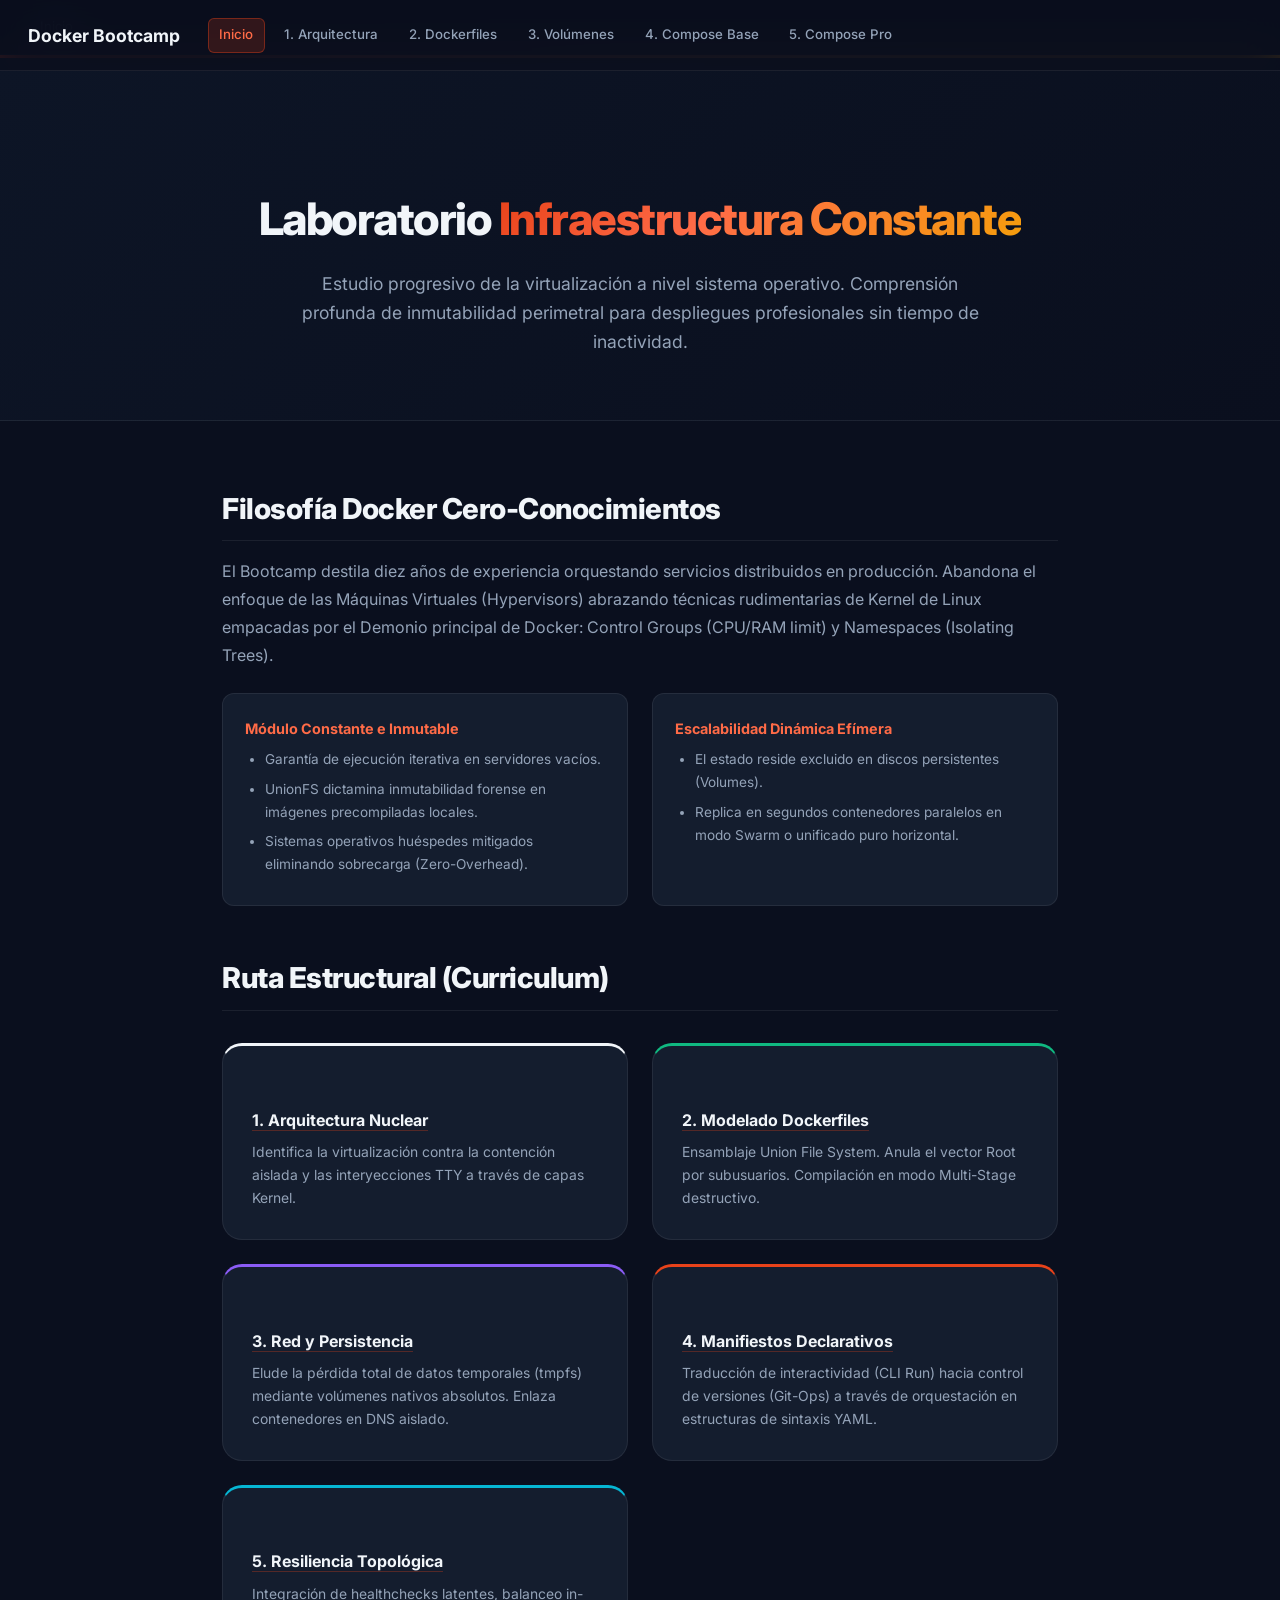
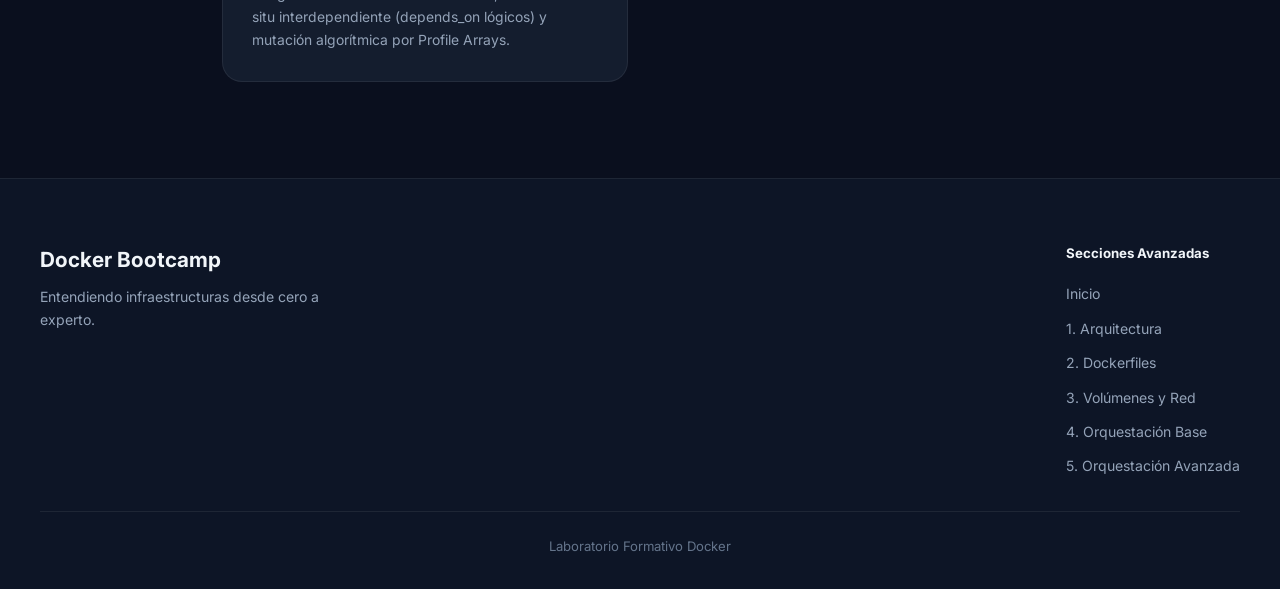
<file: Curso26_27/BDA/Unidad1 Sistemas/Docker/Apuntes1/index.html>
<!DOCTYPE html>
<html lang="es">

<head>
    <meta charset="UTF-8">
    <meta name="viewport" content="width=device-width, initial-scale=1.0">
    <title>Docker Bootcamp Principal</title>
    <link rel="preconnect" href="https://fonts.googleapis.com">
    <link href="https://fonts.googleapis.com/css2?family=Inter:wght@300;400;500;600;700;800;900&family=JetBrains+Mono:wght@400;500;700&display=swap" rel="stylesheet">
    <link rel="stylesheet" href="styles.css">
</head>

<body>

    <nav class="navbar" id="navbar">
        <div class="nav-inner">
            <div class="nav-brand"><span class="brand-text">Docker Bootcamp</span></div>
            <ul class="nav-links">
                <li><a href="index.html" class="active">Inicio</a></li>
                <li><a href="nivel_1_arquitectura.html">1. Arquitectura</a></li>
                <li><a href="nivel_2_dockerfiles.html">2. Dockerfiles</a></li>
                <li><a href="nivel_3_volumenes_redes.html">3. Volúmenes</a></li>
                <li><a href="nivel_4_compose_basico.html">4. Compose Base</a></li>
                <li><a href="nivel_5_compose_avanzado.html">5. Compose Pro</a></li>
            </ul>
            <button class="nav-mobile-btn" id="navToggle">MENU</button>
        </div>
    </nav>

    <div class="breadcrumb">
        <div class="breadcrumb-inner">
            <a href="index.html">Inicio</a>
        </div>
    </div>

    <div class="page-hero">
        <h1>Laboratorio <span class="gradient-text">Infraestructura Constante</span></h1>
        <p>Estudio progresivo de la virtualización a nivel sistema operativo. Comprensión profunda de inmutabilidad perimetral para despliegues profesionales sin tiempo de inactividad.</p>
    </div>

    <div class="content">

        <h2>Filosofía Docker Cero-Conocimientos</h2>
        <p>El Bootcamp destila diez años de experiencia orquestando servicios distribuidos en producción. Abandona el enfoque de las Máquinas Virtuales (Hypervisors) abrazando técnicas rudimentarias de Kernel de Linux empacadas por el Demonio principal de Docker: Control Groups (CPU/RAM limit) y Namespaces (Isolating Trees).</p>

        <div class="two-col">
            <div class="mini-card">
                <h5>Módulo Constante e Inmutable</h5>
                <ul>
                    <li>Garantía de ejecución iterativa en servidores vacíos.</li>
                    <li>UnionFS dictamina inmutabilidad forense en imágenes precompiladas locales.</li>
                    <li>Sistemas operativos huéspedes mitigados eliminando sobrecarga (Zero-Overhead).</li>
                </ul>
            </div>
            <div class="mini-card">
                <h5>Escalabilidad Dinámica Efímera</h5>
                <ul>
                    <li>El estado reside excluido en discos persistentes (Volumes).</li>
                    <li>Replica en segundos contenedores paralelos en modo Swarm o unificado puro horizontal.</li>
                </ul>
            </div>
        </div>

        <h2>Ruta Estructural (Curriculum)</h2>

        <div class="concept-grid">
            <div class="concept-card blue">
                <h3><a href="nivel_1_arquitectura.html" style="color: inherit; text-decoration: none;">1. Arquitectura Nuclear</a></h3>
                <p>Identifica la virtualización contra la contención aislada y las interyecciones TTY a través de capas Kernel.</p>
            </div>
            <div class="concept-card green">
                <h3><a href="nivel_2_dockerfiles.html" style="color: inherit; text-decoration: none;">2. Modelado Dockerfiles</a></h3>
                <p>Ensamblaje Union File System. Anula el vector Root por subusuarios. Compilación en modo Multi-Stage destructivo.</p>
            </div>
            <div class="concept-card purple">
                <h3><a href="nivel_3_volumenes_redes.html" style="color: inherit; text-decoration: none;">3. Red y Persistencia</a></h3>
                <p>Elude la pérdida total de datos temporales (tmpfs) mediante volúmenes nativos absolutos. Enlaza contenedores en DNS aislado.</p>
            </div>
            <div class="concept-card orange">
                <h3><a href="nivel_4_compose_basico.html" style="color: inherit; text-decoration: none;">4. Manifiestos Declarativos</a></h3>
                <p>Traducción de interactividad (CLI Run) hacia control de versiones (Git-Ops) a través de orquestación en estructuras de sintaxis YAML.</p>
            </div>
            <div class="concept-card cyan">
                <h3><a href="nivel_5_compose_avanzado.html" style="color: inherit; text-decoration: none;">5. Resiliencia Topológica</a></h3>
                <p>Integración de healthchecks latentes, balanceo in-situ interdependiente (depends_on lógicos) y mutación algorítmica por Profile Arrays.</p>
            </div>
        </div>

    </div>

    <footer class="footer">
        <div class="footer-inner">
            <div class="footer-brand">
                <div class="brand-logo">Docker Bootcamp</div>
                <p>Entendiendo infraestructuras desde cero a experto.</p>
            </div>
            <div class="footer-links">
                <h5>Secciones Avanzadas</h5>
                <ul>
                    <li><a href="index.html">Inicio</a></li>
                    <li><a href="nivel_1_arquitectura.html">1. Arquitectura</a></li>
                    <li><a href="nivel_2_dockerfiles.html">2. Dockerfiles</a></li>
                    <li><a href="nivel_3_volumenes_redes.html">3. Volúmenes y Red</a></li>
                    <li><a href="nivel_4_compose_basico.html">4. Orquestación Base</a></li>
                    <li><a href="nivel_5_compose_avanzado.html">5. Orquestación Avanzada</a></li>
                </ul>
            </div>
        </div>
        <div class="footer-bottom">
            <p>Laboratorio Formativo Docker</p>
        </div>
    </footer>

    <script>
        const navbar = document.getElementById('navbar');
        window.addEventListener('scroll', () => { navbar.classList.toggle('scrolled', window.scrollY > 50); });
                document.addEventListener('DOMContentLoaded', () => {
            const navLinks = document.querySelector('.nav-links');
            if (navLinks) {
                navLinks.addEventListener('wheel', (e) => {
                    if (e.deltaY !== 0) {
                        e.preventDefault();
                        navLinks.scrollLeft += e.deltaY;
                    }
                }, { passive: false });
                const active = navLinks.querySelector('a.active');
                if (active) {
                    setTimeout(() => {
                        active.scrollIntoView({ behavior: 'smooth', block: 'nearest', inline: 'center' });
                    }, 100);
                }
            }
        });
        document.getElementById('navToggle').addEventListener('click', () => { document.querySelector('.nav-links').classList.toggle('open'); });
    </script>
</body>

</html>
</file>
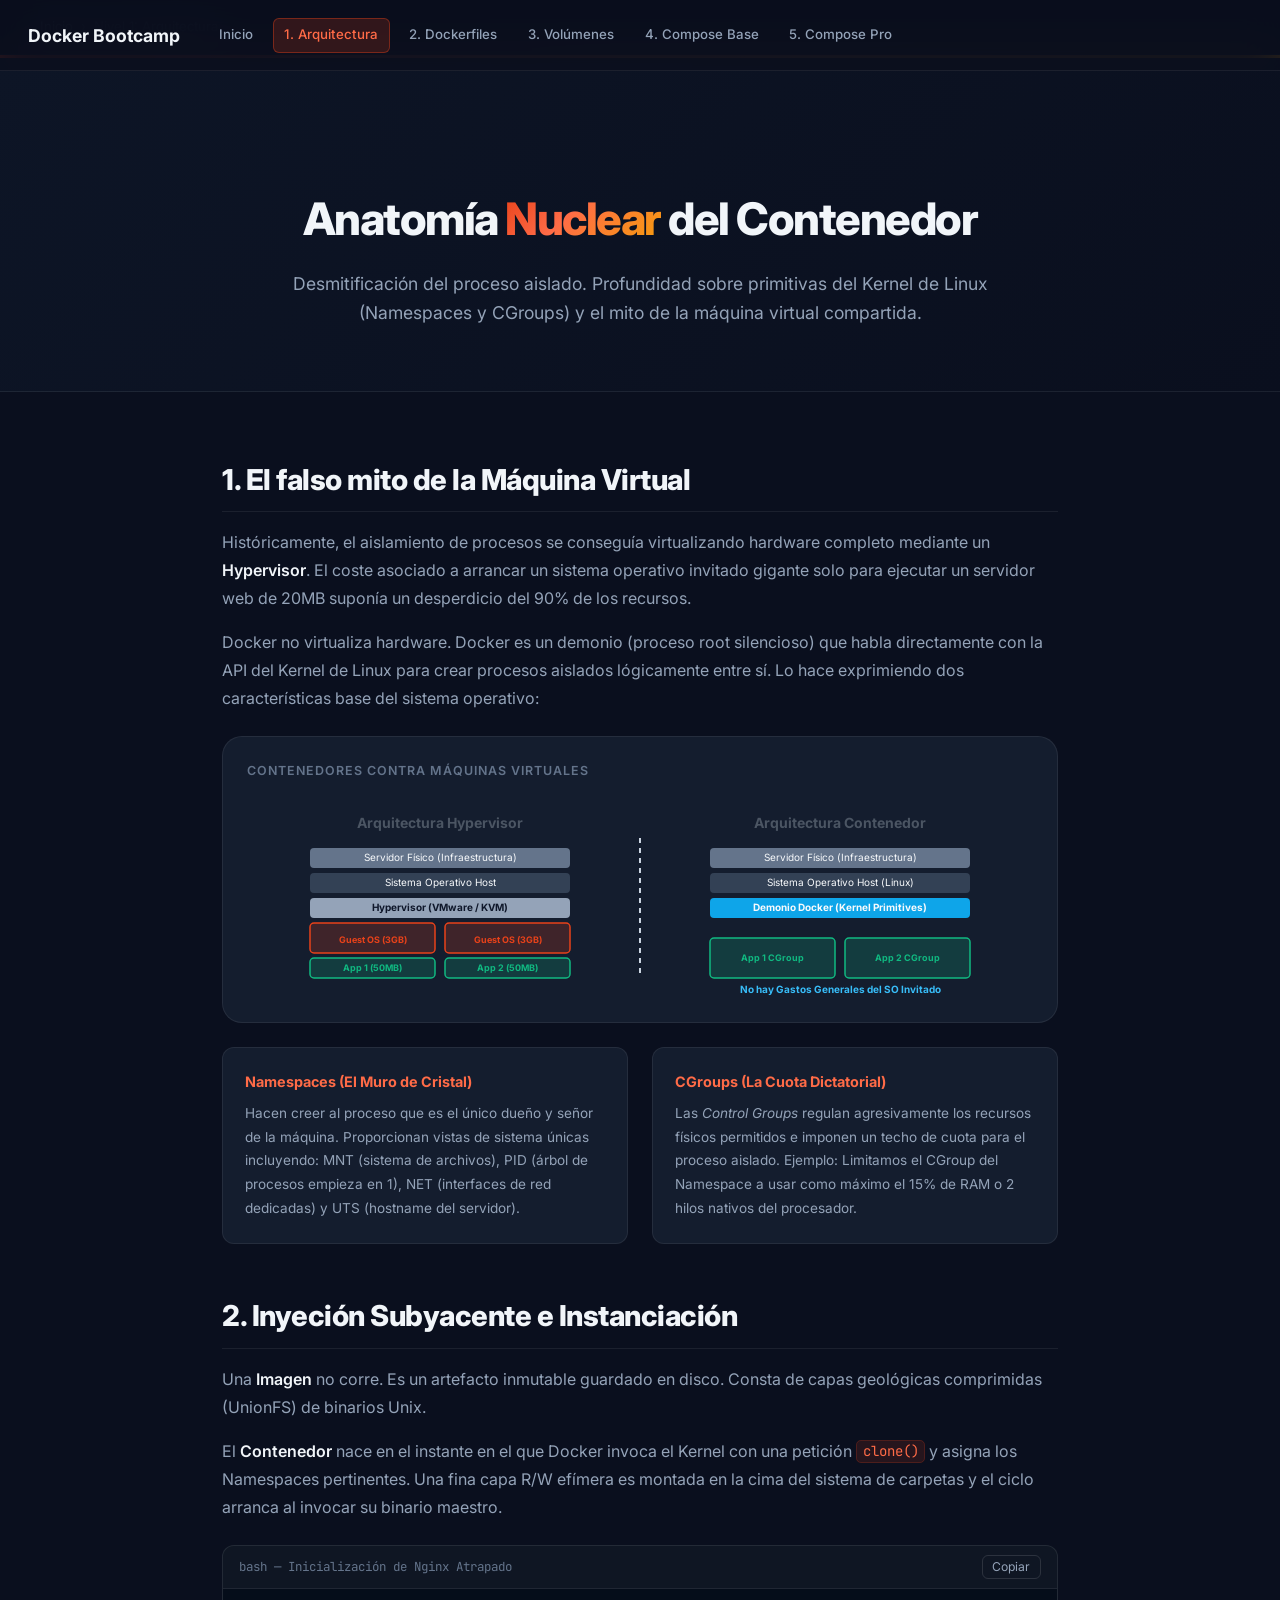
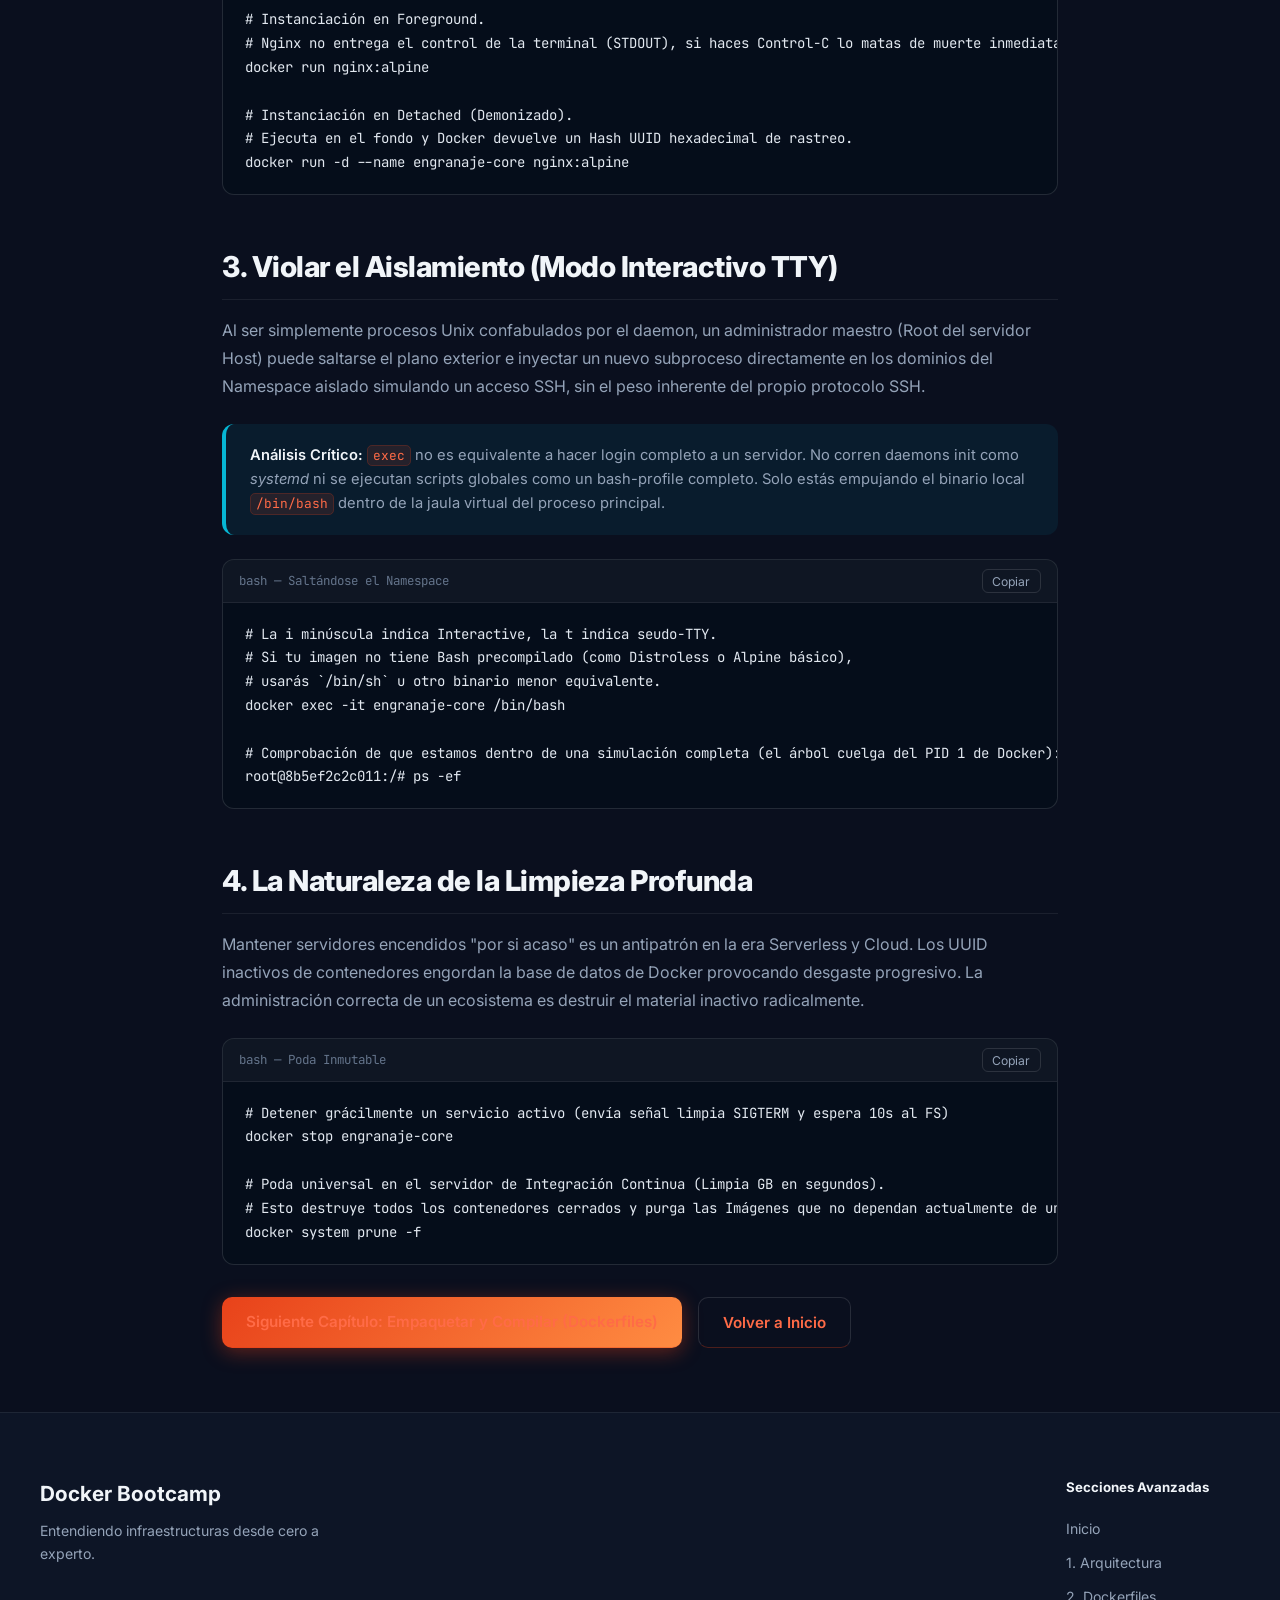
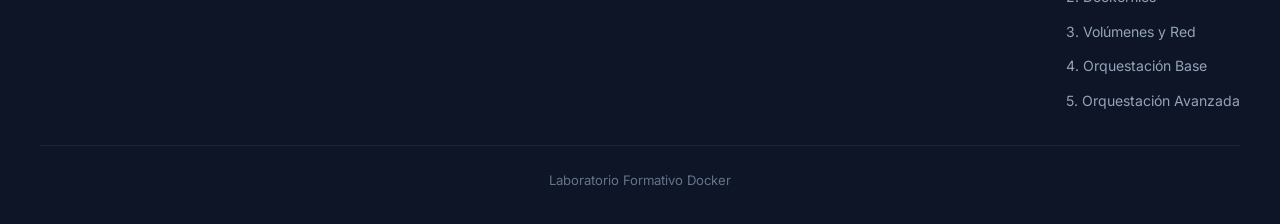
<file: Curso26_27/BDA/Unidad1 Sistemas/Docker/Apuntes1/nivel_1_arquitectura.html>
<!DOCTYPE html>
<html lang="es">

<head>
    <meta charset="UTF-8">
    <meta name="viewport" content="width=device-width, initial-scale=1.0">
    <title>Nivel 1: Anatomía Nuclear — Docker Bootcamp</title>
    <link rel="preconnect" href="https://fonts.googleapis.com">
    <link href="https://fonts.googleapis.com/css2?family=Inter:wght@300;400;500;600;700;800;900&family=JetBrains+Mono:wght@400;500;700&display=swap" rel="stylesheet">
    <link rel="stylesheet" href="styles.css">
</head>

<body>

    <nav class="navbar" id="navbar">
        <div class="nav-inner">
            <div class="nav-brand"><span class="brand-text">Docker Bootcamp</span></div>
            <ul class="nav-links">
                <li><a href="index.html">Inicio</a></li>
                <li><a href="nivel_1_arquitectura.html" class="active">1. Arquitectura</a></li>
                <li><a href="nivel_2_dockerfiles.html">2. Dockerfiles</a></li>
                <li><a href="nivel_3_volumenes_redes.html">3. Volúmenes</a></li>
                <li><a href="nivel_4_compose_basico.html">4. Compose Base</a></li>
                <li><a href="nivel_5_compose_avanzado.html">5. Compose Pro</a></li>
            </ul>
            <button class="nav-mobile-btn" id="navToggle">MENU</button>
        </div>
    </nav>

    <div class="breadcrumb">
        <div class="breadcrumb-inner">
            <a href="index.html">Inicio</a><span class="breadcrumb-sep">›</span><span>Nivel 1: Arquitectura</span>
        </div>
    </div>

    <div class="page-hero">
        <h1>Anatomía <span class="gradient-text">Nuclear</span> del Contenedor</h1>
        <p>Desmitificación del proceso aislado. Profundidad sobre primitivas del Kernel de Linux (Namespaces y CGroups) y el mito de la máquina virtual compartida.</p>
    </div>

    <div class="content">

        <h2>1. El falso mito de la Máquina Virtual</h2>
        <p>Históricamente, el aislamiento de procesos se conseguía virtualizando hardware completo mediante un <strong>Hypervisor</strong>. El coste asociado a arrancar un sistema operativo invitado gigante solo para ejecutar un servidor web de 20MB suponía un desperdicio del 90% de los recursos.</p>
        <p>Docker no virtualiza hardware. Docker es un demonio (proceso root silencioso) que habla directamente con la API del Kernel de Linux para crear procesos aislados lógicamente entre sí. Lo hace exprimiendo dos características base del sistema operativo:</p>

        <div class="diagram-demo">
            <span class="diagram-demo-label">Contenedores contra Máquinas Virtuales</span>
            <svg viewBox="0 0 700 200" style="height:200px">
                <!-- Virtual Machine Side -->
                <text x="150" y="30" text-anchor="middle" fill="#4b5563" font-size="14" font-weight="700" font-family="Inter">Arquitectura Hypervisor</text>
                <rect x="20" y="50" width="260" height="20" rx="4" fill="#64748b" />
                <text x="150" y="63" text-anchor="middle" fill="#f8fafc" font-size="10" font-family="Inter">Servidor Físico (Infraestructura)</text>
                
                <rect x="20" y="75" width="260" height="20" rx="4" fill="#334155" />
                <text x="150" y="88" text-anchor="middle" fill="#f8fafc" font-size="10" font-family="Inter">Sistema Operativo Host</text>

                <rect x="20" y="100" width="260" height="20" rx="4" fill="#94a3b8" />
                <text x="150" y="113" text-anchor="middle" fill="#0f172a" font-size="10" font-weight="700" font-family="Inter">Hypervisor (VMware / KVM)</text>

                <rect x="20" y="125" width="125" height="30" rx="4" fill="rgba(232,66,26,0.2)" stroke="#e8421a" stroke-width="1.5" />
                <text x="82.5" y="145" text-anchor="middle" fill="#e8421a" font-size="9" font-weight="700" font-family="Inter">Guest OS (3GB)</text>

                <rect x="155" y="125" width="125" height="30" rx="4" fill="rgba(232,66,26,0.2)" stroke="#e8421a" stroke-width="1.5" />
                <text x="217.5" y="145" text-anchor="middle" fill="#e8421a" font-size="9" font-weight="700" font-family="Inter">Guest OS (3GB)</text>

                <rect x="20" y="160" width="125" height="20" rx="4" fill="rgba(16,185,129,0.2)" stroke="#10b981" stroke-width="1.5" />
                <text x="82.5" y="173" text-anchor="middle" fill="#10b981" font-size="9" font-weight="700" font-family="Inter">App 1 (50MB)</text>

                <rect x="155" y="160" width="125" height="20" rx="4" fill="rgba(16,185,129,0.2)" stroke="#10b981" stroke-width="1.5" />
                <text x="217.5" y="173" text-anchor="middle" fill="#10b981" font-size="9" font-weight="700" font-family="Inter">App 2 (50MB)</text>

                <!-- Divider -->
                <line x1="350" y1="40" x2="350" y2="180" stroke="#cbd5e1" stroke-width="2" stroke-dasharray="5,5" />

                <!-- Container Side -->
                <text x="550" y="30" text-anchor="middle" fill="#4b5563" font-size="14" font-weight="700" font-family="Inter">Arquitectura Contenedor</text>
                <rect x="420" y="50" width="260" height="20" rx="4" fill="#64748b" />
                <text x="550" y="63" text-anchor="middle" fill="#f8fafc" font-size="10" font-family="Inter">Servidor Físico (Infraestructura)</text>
                
                <rect x="420" y="75" width="260" height="20" rx="4" fill="#334155" />
                <text x="550" y="88" text-anchor="middle" fill="#f8fafc" font-size="10" font-family="Inter">Sistema Operativo Host (Linux)</text>

                <rect x="420" y="100" width="260" height="20" rx="4" fill="#0ea5e9" />
                <text x="550" y="113" text-anchor="middle" fill="#f8fafc" font-size="10" font-weight="700" font-family="Inter">Demonio Docker (Kernel Primitives)</text>

                <rect x="420" y="140" width="125" height="40" rx="4" fill="rgba(16,185,129,0.2)" stroke="#10b981" stroke-width="1.5" />
                <text x="482.5" y="163" text-anchor="middle" fill="#10b981" font-size="9" font-weight="700" font-family="Inter">App 1 CGroup</text>

                <rect x="555" y="140" width="125" height="40" rx="4" fill="rgba(16,185,129,0.2)" stroke="#10b981" stroke-width="1.5" />
                <text x="617.5" y="163" text-anchor="middle" fill="#10b981" font-size="9" font-weight="700" font-family="Inter">App 2 CGroup</text>

                <text x="550" y="195" text-anchor="middle" fill="#38bdf8" font-size="10" font-weight="700" font-family="Inter">No hay Gastos Generales del SO Invitado</text>
            </svg>
        </div>

        <div class="two-col">
            <div class="mini-card">
                <h5>Namespaces (El Muro de Cristal)</h5>
                <p>Hacen creer al proceso que es el único dueño y señor de la máquina. Proporcionan vistas de sistema únicas incluyendo: MNT (sistema de archivos), PID (árbol de procesos empieza en 1), NET (interfaces de red dedicadas) y UTS (hostname del servidor).</p>
            </div>
            <div class="mini-card">
                <h5>CGroups (La Cuota Dictatorial)</h5>
                <p>Las <em>Control Groups</em> regulan agresivamente los recursos físicos permitidos e imponen un techo de cuota para el proceso aislado. Ejemplo: Limitamos el CGroup del Namespace a usar como máximo el 15% de RAM o 2 hilos nativos del procesador.</p>
            </div>
        </div>

        <h2>2. Inyeción Subyacente e Instanciación</h2>
        <p>Una <strong>Imagen</strong> no corre. Es un artefacto inmutable guardado en disco. Consta de capas geológicas comprimidas (UnionFS) de binarios Unix.</p>
        <p>El <strong>Contenedor</strong> nace en el instante en el que Docker invoca el Kernel con una petición <code>clone()</code> y asigna los Namespaces pertinentes. Una fina capa R/W efímera es montada en la cima del sistema de carpetas y el ciclo arranca al invocar su binario maestro.</p>

        <div class="code-block">
            <div class="code-header">
                <span class="code-lang">bash — Inicialización de Nginx Atrapado</span>
                <button class="copy-btn" onclick="copyCode(this)">Copiar</button>
            </div>
            <pre><code># Instanciación en Foreground.
# Nginx no entrega el control de la terminal (STDOUT), si haces Control-C lo matas de muerte inmediata (SIGKILL).
docker run nginx:alpine

# Instanciación en Detached (Demonizado).
# Ejecuta en el fondo y Docker devuelve un Hash UUID hexadecimal de rastreo.
docker run -d --name engranaje-core nginx:alpine
</code></pre>
        </div>

        <h2>3. Violar el Aislamiento (Modo Interactivo TTY)</h2>
        <p>Al ser simplemente procesos Unix confabulados por el daemon, un administrador maestro (Root del servidor Host) puede saltarse el plano exterior e inyectar un nuevo subproceso directamente en los dominios del Namespace aislado simulando un acceso SSH, sin el peso inherente del propio protocolo SSH.</p>

        <div class="info-box info">
            <div class="info-box-text">
                <strong>Análisis Crítico:</strong> <code>exec</code> no es equivalente a hacer login completo a un servidor. No corren daemons init como <em>systemd</em> ni se ejecutan scripts globales como un bash-profile completo. Solo estás empujando el binario local <code>/bin/bash</code> dentro de la jaula virtual del proceso principal.
            </div>
        </div>

        <div class="code-block">
            <div class="code-header">
                <span class="code-lang">bash — Saltándose el Namespace</span>
                <button class="copy-btn" onclick="copyCode(this)">Copiar</button>
            </div>
            <pre><code># La i minúscula indica Interactive, la t indica seudo-TTY. 
# Si tu imagen no tiene Bash precompilado (como Distroless o Alpine básico), 
# usarás `/bin/sh` u otro binario menor equivalente.
docker exec -it engranaje-core /bin/bash

# Comprobación de que estamos dentro de una simulación completa (el árbol cuelga del PID 1 de Docker):
root@8b5ef2c2c011:/# ps -ef
</code></pre>
        </div>

        <h2>4. La Naturaleza de la Limpieza Profunda</h2>
        <p>Mantener servidores encendidos "por si acaso" es un antipatrón en la era Serverless y Cloud. Los UUID inactivos de contenedores engordan la base de datos de Docker provocando desgaste progresivo. La administración correcta de un ecosistema es destruir el material inactivo radicalmente.</p>

        <div class="code-block">
            <div class="code-header">
                <span class="code-lang">bash — Poda Inmutable</span>
                <button class="copy-btn" onclick="copyCode(this)">Copiar</button>
            </div>
            <pre><code># Detener grácilmente un servicio activo (envía señal limpia SIGTERM y espera 10s al FS)
docker stop engranaje-core

# Poda universal en el servidor de Integración Continua (Limpia GB en segundos).
# Esto destruye todos los contenedores cerrados y purga las Imágenes que no dependan actualmente de un contenedor existente.
docker system prune -f
</code></pre>
        </div>

        <div style="display:flex; gap:1rem; flex-wrap:wrap; margin-top:2rem">
            <a href="nivel_2_dockerfiles.html" class="btn btn-primary">Siguiente Capítulo: Empaquetar y Compilar (Dockerfiles)</a>
            <a href="index.html" class="btn btn-outline">Volver a Inicio</a>
        </div>
    </div>

    <footer class="footer">
        <div class="footer-inner">
            <div class="footer-brand">
                <div class="brand-logo">Docker Bootcamp</div>
                <p>Entendiendo infraestructuras desde cero a experto.</p>
            </div>
            <div class="footer-links">
                <h5>Secciones Avanzadas</h5>
                <ul>
                    <li><a href="index.html">Inicio</a></li>
                    <li><a href="nivel_1_arquitectura.html">1. Arquitectura</a></li>
                    <li><a href="nivel_2_dockerfiles.html">2. Dockerfiles</a></li>
                    <li><a href="nivel_3_volumenes_redes.html">3. Volúmenes y Red</a></li>
                    <li><a href="nivel_4_compose_basico.html">4. Orquestación Base</a></li>
                    <li><a href="nivel_5_compose_avanzado.html">5. Orquestación Avanzada</a></li>
                </ul>
            </div>
        </div>
        <div class="footer-bottom">
            <p>Laboratorio Formativo Docker</p>
        </div>
    </footer>

    <script>
        const navbar = document.getElementById('navbar');
        window.addEventListener('scroll', () => { navbar.classList.toggle('scrolled', window.scrollY > 50); });
                document.addEventListener('DOMContentLoaded', () => {
            const navLinks = document.querySelector('.nav-links');
            if (navLinks) {
                navLinks.addEventListener('wheel', (e) => {
                    if (e.deltaY !== 0) {
                        e.preventDefault();
                        navLinks.scrollLeft += e.deltaY;
                    }
                }, { passive: false });
                const active = navLinks.querySelector('a.active');
                if (active) {
                    setTimeout(() => {
                        active.scrollIntoView({ behavior: 'smooth', block: 'nearest', inline: 'center' });
                    }, 100);
                }
            }
        });
        document.getElementById('navToggle').addEventListener('click', () => { document.querySelector('.nav-links').classList.toggle('open'); });
        function copyCode(btn) {
            const pre = btn.closest('.code-block').querySelector('pre');
            navigator.clipboard.writeText(pre.innerText).then(() => {
                btn.textContent = 'Copiado'; btn.classList.add('copied');
                setTimeout(() => { btn.textContent = 'Copiar'; btn.classList.remove('copied'); }, 2000);
            });
        }
    </script>
</body>

</html>
</file>
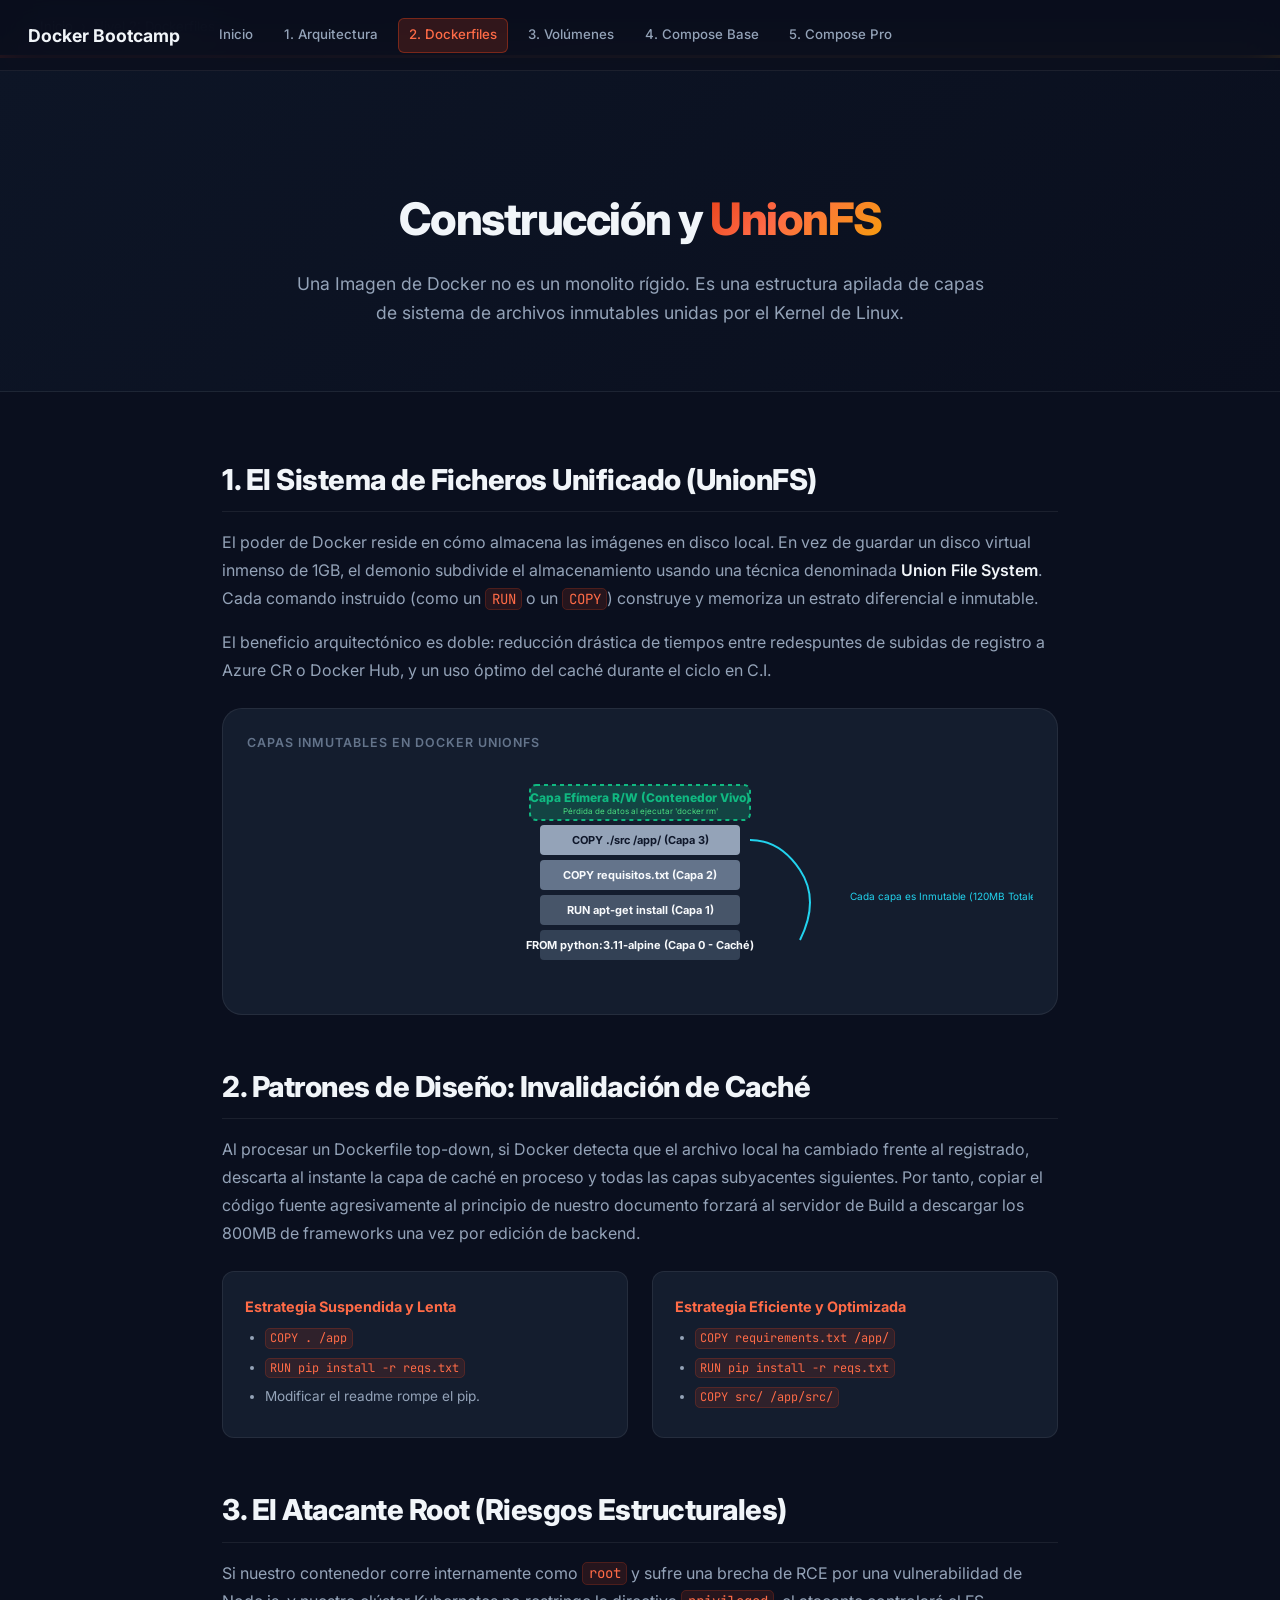
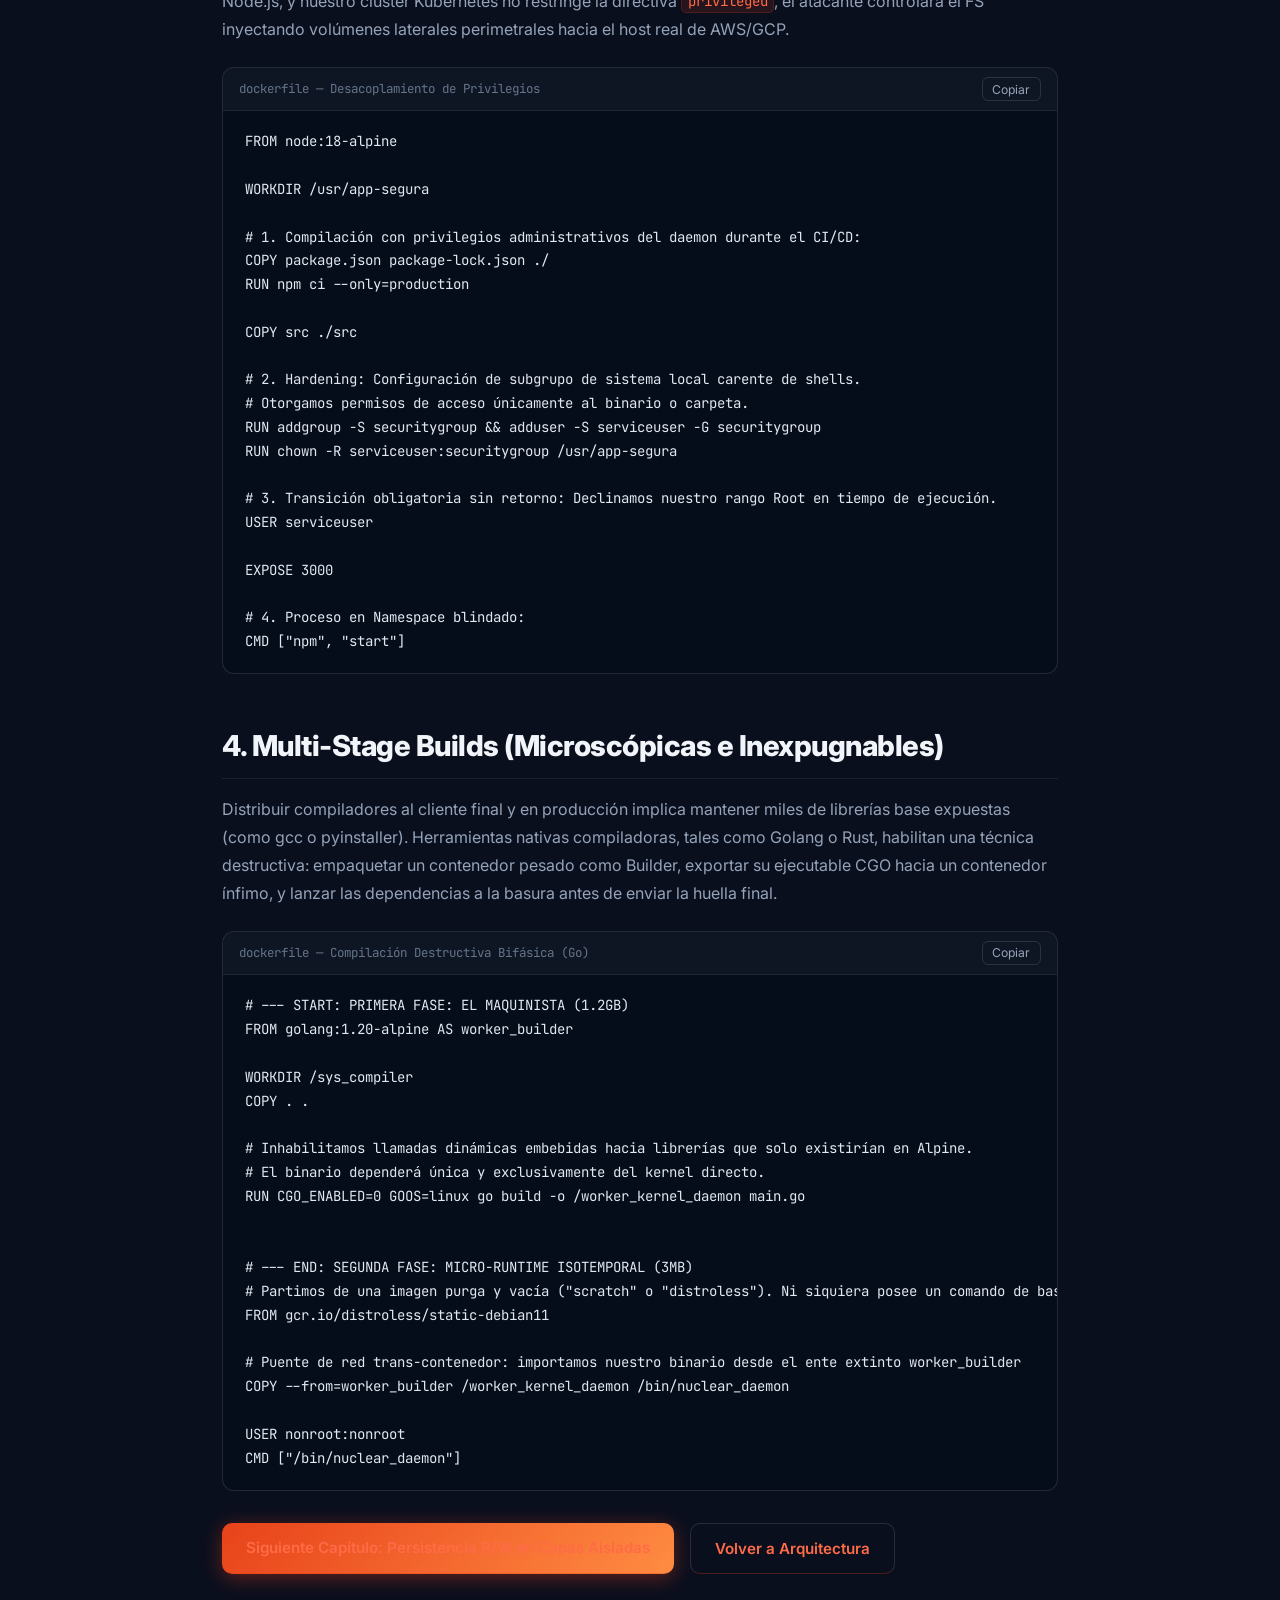
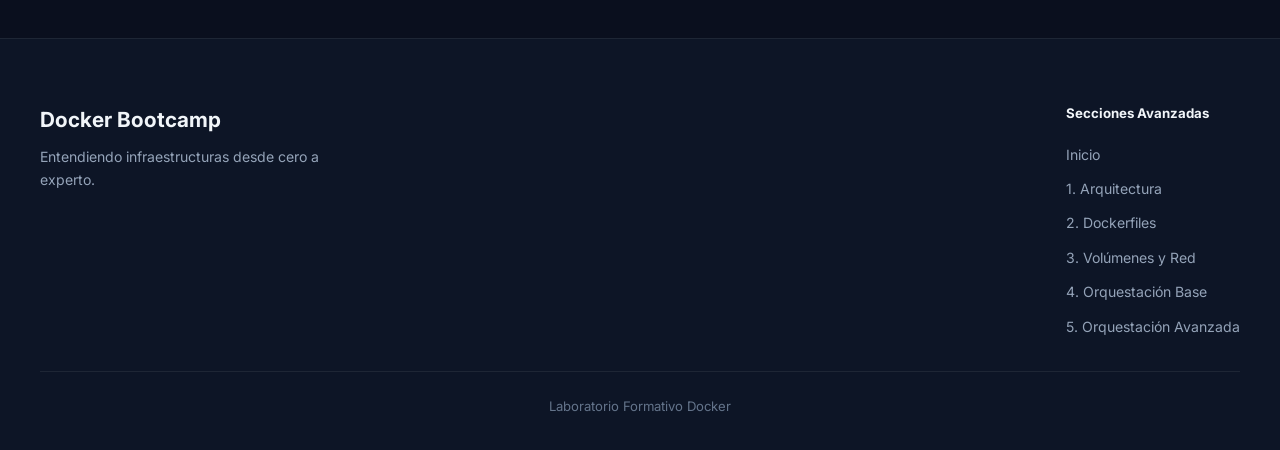
<file: Curso26_27/BDA/Unidad1 Sistemas/Docker/Apuntes1/nivel_2_dockerfiles.html>
<!DOCTYPE html>
<html lang="es">

<head>
    <meta charset="UTF-8">
    <meta name="viewport" content="width=device-width, initial-scale=1.0">
    <title>Nivel 2: Empaquetado de Capas — Docker Bootcamp</title>
    <link rel="preconnect" href="https://fonts.googleapis.com">
    <link href="https://fonts.googleapis.com/css2?family=Inter:wght@300;400;500;600;700;800;900&family=JetBrains+Mono:wght@400;500;700&display=swap" rel="stylesheet">
    <link rel="stylesheet" href="styles.css">
</head>

<body>

    <nav class="navbar" id="navbar">
        <div class="nav-inner">
            <div class="nav-brand"><span class="brand-text">Docker Bootcamp</span></div>
            <ul class="nav-links">
                <li><a href="index.html">Inicio</a></li>
                <li><a href="nivel_1_arquitectura.html">1. Arquitectura</a></li>
                <li><a href="nivel_2_dockerfiles.html" class="active">2. Dockerfiles</a></li>
                <li><a href="nivel_3_volumenes_redes.html">3. Volúmenes</a></li>
                <li><a href="nivel_4_compose_basico.html">4. Compose Base</a></li>
                <li><a href="nivel_5_compose_avanzado.html">5. Compose Pro</a></li>
            </ul>
            <button class="nav-mobile-btn" id="navToggle">MENU</button>
        </div>
    </nav>

    <div class="breadcrumb">
        <div class="breadcrumb-inner">
            <a href="index.html">Inicio</a><span class="breadcrumb-sep">›</span><span>Nivel 2: Dockerfiles</span>
        </div>
    </div>

    <div class="page-hero">
        <h1>Construcción y <span class="gradient-text">UnionFS</span></h1>
        <p>Una Imagen de Docker no es un monolito rígido. Es una estructura apilada de capas de sistema de archivos inmutables unidas por el Kernel de Linux.</p>
    </div>

    <div class="content">

        <h2>1. El Sistema de Ficheros Unificado (UnionFS)</h2>
        <p>El poder de Docker reside en cómo almacena las imágenes en disco local. En vez de guardar un disco virtual inmenso de 1GB, el demonio subdivide el almacenamiento usando una técnica denominada <strong>Union File System</strong>. Cada comando instruido (como un <code>RUN</code> o un <code>COPY</code>) construye y memoriza un estrato diferencial e inmutable.</p>
        
        <p>El beneficio arquitectónico es doble: reducción drástica de tiempos entre redespuntes de subidas de registro a Azure CR o Docker Hub, y un uso óptimo del caché durante el ciclo en C.I.</p>

        <div class="diagram-demo">
            <span class="diagram-demo-label">Capas Inmutables en Docker UnionFS</span>
            <svg viewBox="0 0 700 220" style="height:220px">
                <!-- Base Layer -->
                <rect x="250" y="160" width="200" height="30" rx="4" fill="#334155" />
                <text x="350" y="179" text-anchor="middle" fill="#f8fafc" font-size="11" font-weight="700" font-family="Inter">FROM python:3.11-alpine (Capa 0 - Caché) </text>
                
                <!-- Install Layer -->
                <rect x="250" y="125" width="200" height="30" rx="4" fill="#475569" />
                <text x="350" y="144" text-anchor="middle" fill="#f8fafc" font-size="11" font-weight="700" font-family="Inter">RUN apt-get install (Capa 1) </text>

                <!-- Requirements Layer -->
                <rect x="250" y="90" width="200" height="30" rx="4" fill="#64748b" />
                <text x="350" y="109" text-anchor="middle" fill="#f8fafc" font-size="11" font-weight="700" font-family="Inter">COPY requisitos.txt (Capa 2) </text>

                <!-- Static Code Layer -->
                <rect x="250" y="55" width="200" height="30" rx="4" fill="#94a3b8" />
                <text x="350" y="74" text-anchor="middle" fill="#0f172a" font-size="11" font-weight="700" font-family="Inter">COPY ./src /app/ (Capa 3) </text>

                <!-- Container Mount (R/W) Layer -->
                <rect x="240" y="15" width="220" height="35" rx="6" fill="rgba(16,185,129,0.25)" stroke="#10b981" stroke-width="2" stroke-dasharray="4,4" />
                <text x="350" y="32" text-anchor="middle" fill="#10b981" font-size="12" font-weight="800" font-family="Inter">Capa Efímera R/W (Contenedor Vivo)</text>
                <text x="350" y="44" text-anchor="middle" fill="#4ade80" font-size="8" font-family="Inter">Pérdida de datos al ejecutar 'docker rm'</text>
                
                <path d="M 460 70 q 30 0 50 30 t 0 70" fill="none" stroke="#22d3ee" stroke-width="2" marker-end="url(#arrow)" />
                <text x="560" y="130" fill="#22d3ee" font-size="10" font-family="Inter">Cada capa es Inmutable (120MB Totales)</text>
            </svg>
        </div>

        <h2>2. Patrones de Diseño: Invalidación de Caché</h2>
        <p>Al procesar un Dockerfile top-down, si Docker detecta que el archivo local ha cambiado frente al registrado, descarta al instante la capa de caché en proceso y todas las capas subyacentes siguientes. Por tanto, copiar el código fuente agresivamente al principio de nuestro documento forzará al servidor de Build a descargar los 800MB de frameworks una vez por edición de backend.</p>

        <div class="two-col">
            <div class="mini-card">
                <h5>Estrategia Suspendida y Lenta</h5>
                <ul>
                    <li><code>COPY . /app</code></li>
                    <li><code>RUN pip install -r reqs.txt</code></li>
                    <li>Modificar el readme rompe el pip.</li>
                </ul>
            </div>
            <div class="mini-card">
                <h5>Estrategia Eficiente y Optimizada</h5>
                <ul>
                    <li><code>COPY requirements.txt /app/</code></li>
                    <li><code>RUN pip install -r reqs.txt</code></li>
                    <li><code>COPY src/ /app/src/</code></li>
                </ul>
            </div>
        </div>

        <h2>3. El Atacante Root (Riesgos Estructurales)</h2>
        <p>Si nuestro contenedor corre internamente como <code>root</code> y sufre una brecha de RCE por una vulnerabilidad de Node.js, y nuestro clúster Kubernetes no restringe la directiva <code>privileged</code>, el atacante controlará el FS inyectando volúmenes laterales perimetrales hacia el host real de AWS/GCP.</p>

        <div class="code-block">
            <div class="code-header">
                <span class="code-lang">dockerfile — Desacoplamiento de Privilegios</span>
                <button class="copy-btn" onclick="copyCode(this)">Copiar</button>
            </div>
            <pre><code>FROM node:18-alpine

WORKDIR /usr/app-segura

# 1. Compilación con privilegios administrativos del daemon durante el CI/CD:
COPY package.json package-lock.json ./
RUN npm ci --only=production

COPY src ./src

# 2. Hardening: Configuración de subgrupo de sistema local carente de shells.
# Otorgamos permisos de acceso únicamente al binario o carpeta.
RUN addgroup -S securitygroup && adduser -S serviceuser -G securitygroup
RUN chown -R serviceuser:securitygroup /usr/app-segura

# 3. Transición obligatoria sin retorno: Declinamos nuestro rango Root en tiempo de ejecución.
USER serviceuser

EXPOSE 3000

# 4. Proceso en Namespace blindado:
CMD ["npm", "start"]
</code></pre>
        </div>

        <h2>4. Multi-Stage Builds (Microscópicas e Inexpugnables)</h2>
        <p>Distribuir compiladores al cliente final y en producción implica mantener miles de librerías base expuestas (como gcc o pyinstaller). Herramientas nativas compiladoras, tales como Golang o Rust, habilitan una técnica destructiva: empaquetar un contenedor pesado como Builder, exportar su ejecutable CGO hacia un contenedor ínfimo, y lanzar las dependencias a la basura antes de enviar la huella final.</p>

        <div class="code-block">
            <div class="code-header">
                <span class="code-lang">dockerfile — Compilación Destructiva Bifásica (Go)</span>
                <button class="copy-btn" onclick="copyCode(this)">Copiar</button>
            </div>
            <pre><code># --- START: PRIMERA FASE: EL MAQUINISTA (1.2GB)
FROM golang:1.20-alpine AS worker_builder

WORKDIR /sys_compiler
COPY . .

# Inhabilitamos llamadas dinámicas embebidas hacia librerías que solo existirían en Alpine.
# El binario dependerá única y exclusivamente del kernel directo.
RUN CGO_ENABLED=0 GOOS=linux go build -o /worker_kernel_daemon main.go


# --- END: SEGUNDA FASE: MICRO-RUNTIME ISOTEMPORAL (3MB)
# Partimos de una imagen purga y vacía ("scratch" o "distroless"). Ni siquiera posee un comando de bash disponible.
FROM gcr.io/distroless/static-debian11

# Puente de red trans-contenedor: importamos nuestro binario desde el ente extinto worker_builder
COPY --from=worker_builder /worker_kernel_daemon /bin/nuclear_daemon

USER nonroot:nonroot
CMD ["/bin/nuclear_daemon"]
</code></pre>
        </div>

        <div style="display:flex; gap:1rem; flex-wrap:wrap; margin-top:2rem">
            <a href="nivel_3_volumenes_redes.html" class="btn btn-primary">Siguiente Capítulo: Persistencia R/W en Capas Aisladas</a>
            <a href="nivel_1_arquitectura.html" class="btn btn-outline">Volver a Arquitectura</a>
        </div>
    </div>

    <footer class="footer">
        <div class="footer-inner">
            <div class="footer-brand">
                <div class="brand-logo">Docker Bootcamp</div>
                <p>Entendiendo infraestructuras desde cero a experto.</p>
            </div>
            <div class="footer-links">
                <h5>Secciones Avanzadas</h5>
                <ul>
                    <li><a href="index.html">Inicio</a></li>
                    <li><a href="nivel_1_arquitectura.html">1. Arquitectura</a></li>
                    <li><a href="nivel_2_dockerfiles.html">2. Dockerfiles</a></li>
                    <li><a href="nivel_3_volumenes_redes.html">3. Volúmenes y Red</a></li>
                    <li><a href="nivel_4_compose_basico.html">4. Orquestación Base</a></li>
                    <li><a href="nivel_5_compose_avanzado.html">5. Orquestación Avanzada</a></li>
                </ul>
            </div>
        </div>
        <div class="footer-bottom">
            <p>Laboratorio Formativo Docker</p>
        </div>
    </footer>

    <script>
        const navbar = document.getElementById('navbar');
        window.addEventListener('scroll', () => { navbar.classList.toggle('scrolled', window.scrollY > 50); });
                document.addEventListener('DOMContentLoaded', () => {
            const navLinks = document.querySelector('.nav-links');
            if (navLinks) {
                navLinks.addEventListener('wheel', (e) => {
                    if (e.deltaY !== 0) {
                        e.preventDefault();
                        navLinks.scrollLeft += e.deltaY;
                    }
                }, { passive: false });
                const active = navLinks.querySelector('a.active');
                if (active) {
                    setTimeout(() => {
                        active.scrollIntoView({ behavior: 'smooth', block: 'nearest', inline: 'center' });
                    }, 100);
                }
            }
        });
        document.getElementById('navToggle').addEventListener('click', () => { document.querySelector('.nav-links').classList.toggle('open'); });
        function copyCode(btn) {
            const pre = btn.closest('.code-block').querySelector('pre');
            navigator.clipboard.writeText(pre.innerText).then(() => {
                btn.textContent = 'Copiado'; btn.classList.add('copied');
                setTimeout(() => { btn.textContent = 'Copiar'; btn.classList.remove('copied'); }, 2000);
            });
        }
    </script>
</body>

</html>
</file>
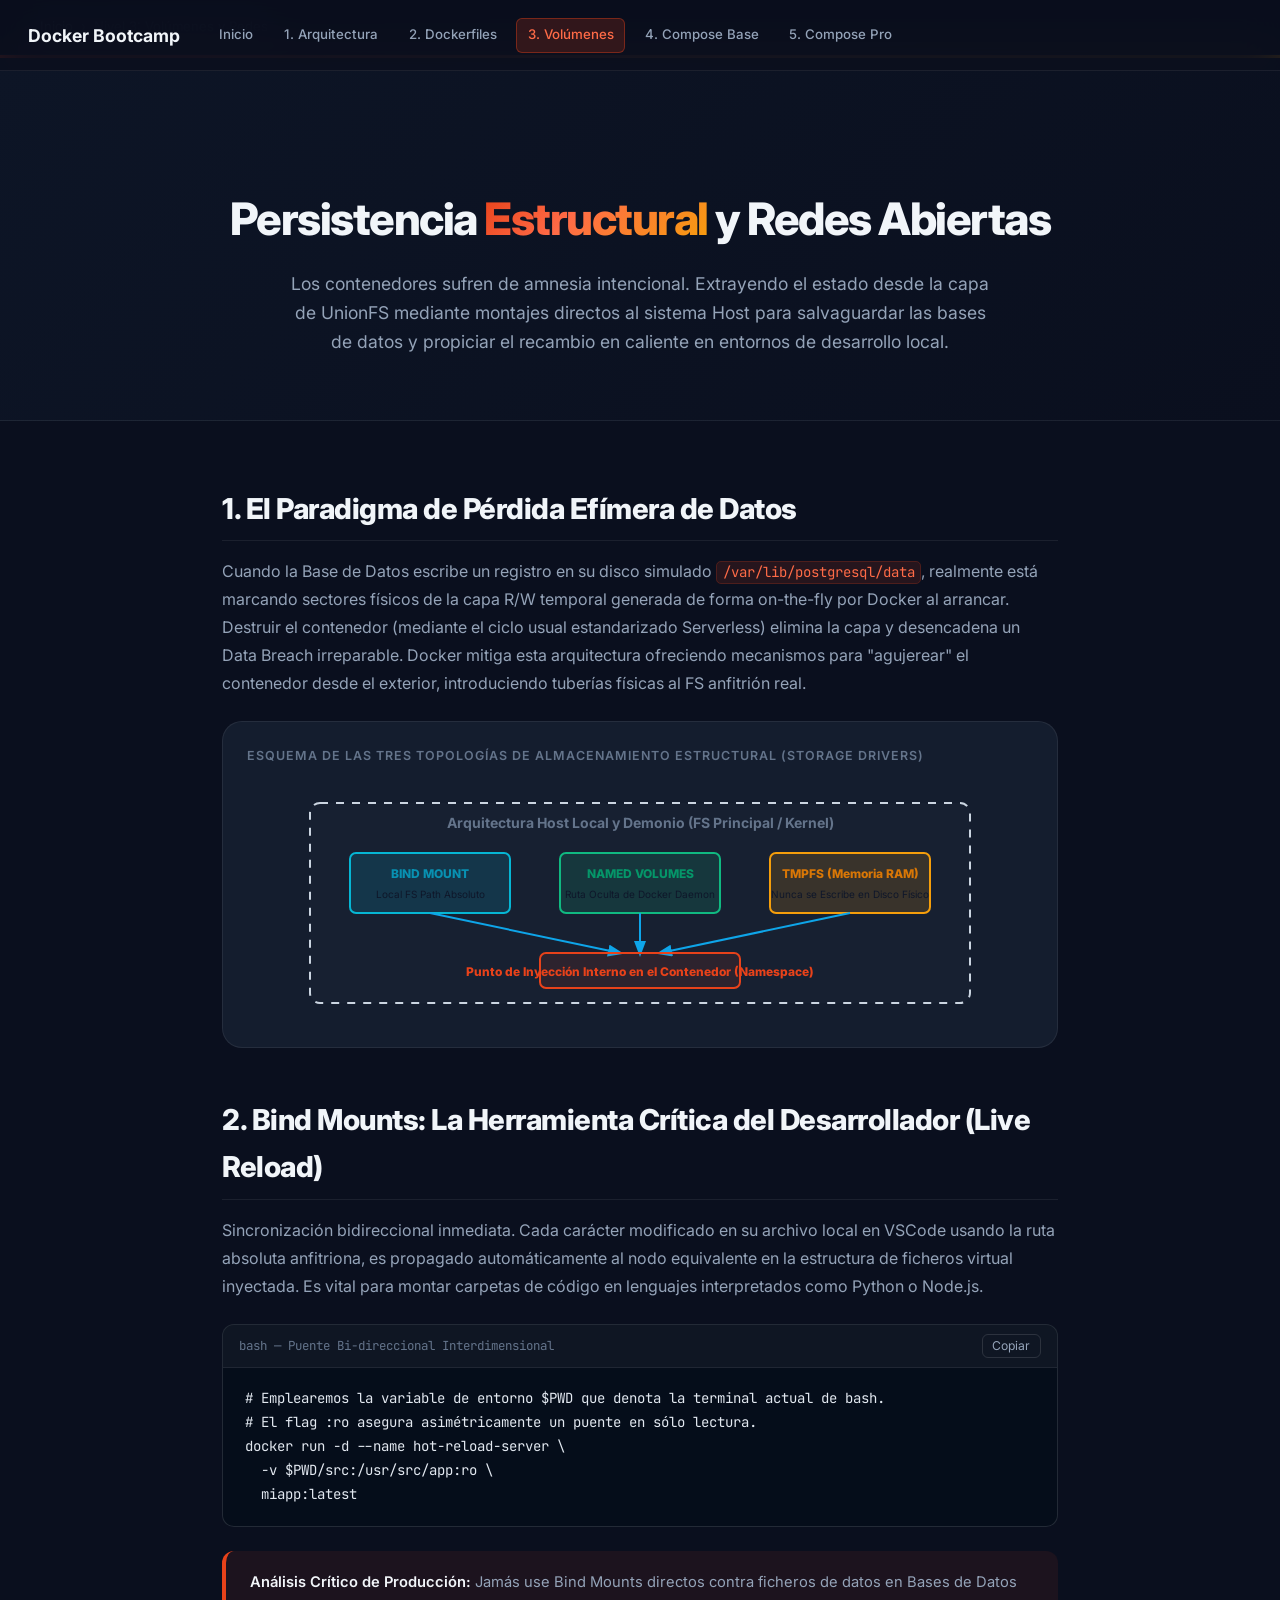
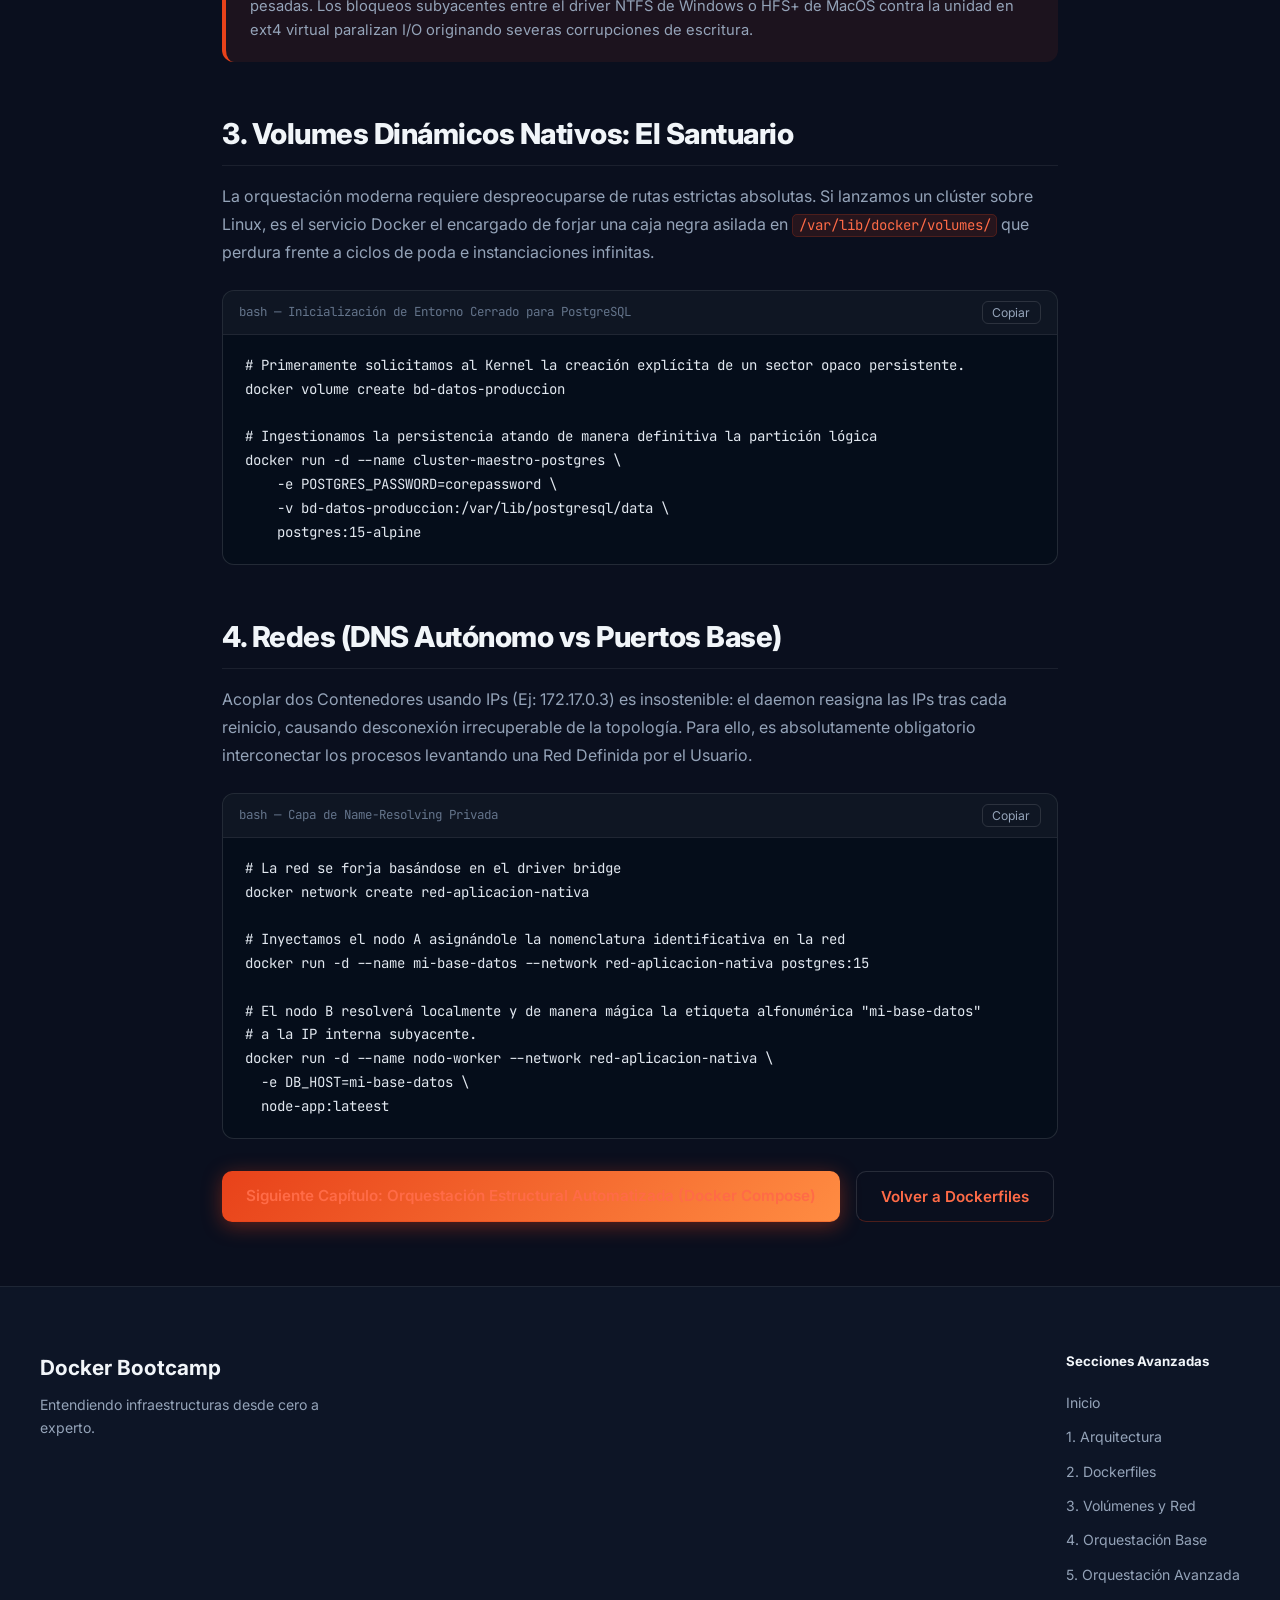
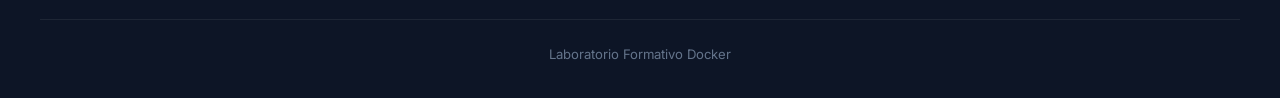
<file: Curso26_27/BDA/Unidad1 Sistemas/Docker/Apuntes1/nivel_3_volumenes_redes.html>
<!DOCTYPE html>
<html lang="es">

<head>
    <meta charset="UTF-8">
    <meta name="viewport" content="width=device-width, initial-scale=1.0">
    <title>Nivel 3: Persistencia y Redes — Docker Bootcamp</title>
    <link rel="preconnect" href="https://fonts.googleapis.com">
    <link href="https://fonts.googleapis.com/css2?family=Inter:wght@300;400;500;600;700;800;900&family=JetBrains+Mono:wght@400;500;700&display=swap" rel="stylesheet">
    <link rel="stylesheet" href="styles.css">
</head>

<body>

    <nav class="navbar" id="navbar">
        <div class="nav-inner">
            <div class="nav-brand"><span class="brand-text">Docker Bootcamp</span></div>
            <ul class="nav-links">
                <li><a href="index.html">Inicio</a></li>
                <li><a href="nivel_1_arquitectura.html">1. Arquitectura</a></li>
                <li><a href="nivel_2_dockerfiles.html">2. Dockerfiles</a></li>
                <li><a href="nivel_3_volumenes_redes.html" class="active">3. Volúmenes</a></li>
                <li><a href="nivel_4_compose_basico.html">4. Compose Base</a></li>
                <li><a href="nivel_5_compose_avanzado.html">5. Compose Pro</a></li>
            </ul>
            <button class="nav-mobile-btn" id="navToggle">MENU</button>
        </div>
    </nav>

    <div class="breadcrumb">
        <div class="breadcrumb-inner">
            <a href="index.html">Inicio</a><span class="breadcrumb-sep">›</span><span>Nivel 3: Volúmenes y Redes</span>
        </div>
    </div>

    <div class="page-hero">
        <h1>Persistencia <span class="gradient-text">Estructural</span> y Redes Abiertas</h1>
        <p>Los contenedores sufren de amnesia intencional. Extrayendo el estado desde la capa de UnionFS mediante montajes directos al sistema Host para salvaguardar las bases de datos y propiciar el recambio en caliente en entornos de desarrollo local.</p>
    </div>

    <div class="content">

        <h2>1. El Paradigma de Pérdida Efímera de Datos</h2>
        <p>Cuando la Base de Datos escribe un registro en su disco simulado <code>/var/lib/postgresql/data</code>, realmente está marcando sectores físicos de la capa R/W temporal generada de forma on-the-fly por Docker al arrancar. Destruir el contenedor (mediante el ciclo usual estandarizado Serverless) elimina la capa y desencadena un Data Breach irreparable. Docker mitiga esta arquitectura ofreciendo mecanismos para "agujerear" el contenedor desde el exterior, introduciendo tuberías físicas al FS anfitrión real.</p>

        <div class="diagram-demo">
            <span class="diagram-demo-label">Esquema de las Tres Topologías de Almacenamiento Estructural (Storage Drivers)</span>
            <svg viewBox="0 0 700 240" style="height:240px">
                <!-- Docker Host Area -->
                <rect x="20" y="20" width="660" height="200" rx="10" fill="rgba(51,65,85,0.1)" stroke="#cbd5e1" stroke-width="2" stroke-dasharray="8,8" />
                <text x="350" y="45" text-anchor="middle" fill="#64748b" font-size="14" font-weight="700" font-family="Inter">Arquitectura Host Local y Demonio (FS Principal / Kernel)</text>

                <!-- Bind Mount -->
                <rect x="60" y="70" width="160" height="60" rx="6" fill="rgba(6,182,212,0.15)" stroke="#06b6d4" stroke-width="2" />
                <text x="140" y="95" text-anchor="middle" fill="#0891b2" font-size="12" font-weight="800" font-family="Inter">BIND MOUNT</text>
                <text x="140" y="115" text-anchor="middle" fill="#0f172a" font-size="10" font-family="Inter">Local FS Path Absoluto</text>

                <!-- Docker Area (Volumes) -->
                <rect x="270" y="70" width="160" height="60" rx="6" fill="rgba(16,185,129,0.15)" stroke="#10b981" stroke-width="2" />
                <text x="350" y="95" text-anchor="middle" fill="#059669" font-size="12" font-weight="800" font-family="Inter">NAMED VOLUMES</text>
                <text x="350" y="115" text-anchor="middle" fill="#0f172a" font-size="10" font-family="Inter">Ruta Oculta de Docker Daemon</text>

                <!-- TMPFS -->
                <rect x="480" y="70" width="160" height="60" rx="6" fill="rgba(245,158,11,0.15)" stroke="#f59e0b" stroke-width="2" />
                <text x="560" y="95" text-anchor="middle" fill="#d97706" font-size="12" font-weight="800" font-family="Inter">TMPFS (Memoria RAM)</text>
                <text x="560" y="115" text-anchor="middle" fill="#0f172a" font-size="10" font-family="Inter">Nunca se Escribe en Disco Físico</text>

                <!-- Vectors -->
                <defs>
                    <marker id="arrowB" markerWidth="8" markerHeight="8" refX="6" refY="3" orient="auto">
                        <path d="M0,0 L0,6 L8,3 z" fill="#0ea5e9" />
                    </marker>
                </defs>

                <line x1="140" y1="130" x2="330" y2="170" stroke="#0ea5e9" stroke-width="2" marker-end="url(#arrowB)" />
                <line x1="350" y1="130" x2="350" y2="170" stroke="#0ea5e9" stroke-width="2" marker-end="url(#arrowB)" />
                <line x1="560" y1="130" x2="370" y2="170" stroke="#0ea5e9" stroke-width="2" marker-end="url(#arrowB)" />

                <!-- The Container -->
                <rect x="250" y="170" width="200" height="35" rx="6" fill="rgba(232,66,26,0.1)" stroke="#e8421a" stroke-width="2" />
                <text x="350" y="193" text-anchor="middle" fill="#e8421a" font-size="12" font-weight="800" font-family="Inter">Punto de Inyección Interno en el Contenedor (Namespace)</text>
            </svg>
        </div>

        <h2>2. Bind Mounts: La Herramienta Crítica del Desarrollador (Live Reload)</h2>
        <p>Sincronización bidireccional inmediata. Cada carácter modificado en su archivo local en VSCode usando la ruta absoluta anfitriona, es propagado automáticamente al nodo equivalente en la estructura de ficheros virtual inyectada. Es vital para montar carpetas de código en lenguajes interpretados como Python o Node.js.</p>

        <div class="code-block">
            <div class="code-header">
                <span class="code-lang">bash — Puente Bi-direccional Interdimensional</span>
                <button class="copy-btn" onclick="copyCode(this)">Copiar</button>
            </div>
            <pre><code># Emplearemos la variable de entorno $PWD que denota la terminal actual de bash.
# El flag :ro asegura asimétricamente un puente en sólo lectura.
docker run -d --name hot-reload-server \
  -v $PWD/src:/usr/src/app:ro \
  miapp:latest
</code></pre>
        </div>

        <div class="info-box flink">
            <div class="info-box-text">
                <strong>Análisis Crítico de Producción:</strong> Jamás use Bind Mounts directos contra ficheros de datos en Bases de Datos pesadas. Los bloqueos subyacentes entre el driver NTFS de Windows o HFS+ de MacOS contra la unidad en ext4 virtual paralizan I/O originando severas corrupciones de escritura.
            </div>
        </div>

        <h2>3. Volumes Dinámicos Nativos: El Santuario</h2>
        <p>La orquestación moderna requiere despreocuparse de rutas estrictas absolutas. Si lanzamos un clúster sobre Linux, es el servicio Docker el encargado de forjar una caja negra asilada en <code>/var/lib/docker/volumes/</code> que perdura frente a ciclos de poda e instanciaciones infinitas.</p>

        <div class="code-block">
            <div class="code-header">
                <span class="code-lang">bash — Inicialización de Entorno Cerrado para PostgreSQL</span>
                <button class="copy-btn" onclick="copyCode(this)">Copiar</button>
            </div>
            <pre><code># Primeramente solicitamos al Kernel la creación explícita de un sector opaco persistente.
docker volume create bd-datos-produccion

# Ingestionamos la persistencia atando de manera definitiva la partición lógica
docker run -d --name cluster-maestro-postgres \
    -e POSTGRES_PASSWORD=corepassword \
    -v bd-datos-produccion:/var/lib/postgresql/data \
    postgres:15-alpine
</code></pre>
        </div>

        <h2>4. Redes (DNS Autónomo vs Puertos Base)</h2>
        <p>Acoplar dos Contenedores usando IPs (Ej: 172.17.0.3) es insostenible: el daemon reasigna las IPs tras cada reinicio, causando desconexión irrecuperable de la topología. Para ello, es absolutamente obligatorio interconectar los procesos levantando una Red Definida por el Usuario.</p>

        <div class="code-block">
            <div class="code-header">
                <span class="code-lang">bash — Capa de Name-Resolving Privada</span>
                <button class="copy-btn" onclick="copyCode(this)">Copiar</button>
            </div>
            <pre><code># La red se forja basándose en el driver bridge
docker network create red-aplicacion-nativa

# Inyectamos el nodo A asignándole la nomenclatura identificativa en la red
docker run -d --name mi-base-datos --network red-aplicacion-nativa postgres:15

# El nodo B resolverá localmente y de manera mágica la etiqueta alfonumérica "mi-base-datos"
# a la IP interna subyacente.
docker run -d --name nodo-worker --network red-aplicacion-nativa \
  -e DB_HOST=mi-base-datos \
  node-app:lateest
</code></pre>
        </div>

        <div style="display:flex; gap:1rem; flex-wrap:wrap; margin-top:2rem">
            <a href="nivel_4_compose_basico.html" class="btn btn-primary">Siguiente Capítulo: Orquestación Estructural Automatizada (Docker Compose)</a>
            <a href="nivel_2_dockerfiles.html" class="btn btn-outline">Volver a Dockerfiles</a>
        </div>
    </div>

    <footer class="footer">
        <div class="footer-inner">
            <div class="footer-brand">
                <div class="brand-logo">Docker Bootcamp</div>
                <p>Entendiendo infraestructuras desde cero a experto.</p>
            </div>
            <div class="footer-links">
                <h5>Secciones Avanzadas</h5>
                <ul>
                    <li><a href="index.html">Inicio</a></li>
                    <li><a href="nivel_1_arquitectura.html">1. Arquitectura</a></li>
                    <li><a href="nivel_2_dockerfiles.html">2. Dockerfiles</a></li>
                    <li><a href="nivel_3_volumenes_redes.html">3. Volúmenes y Red</a></li>
                    <li><a href="nivel_4_compose_basico.html">4. Orquestación Base</a></li>
                    <li><a href="nivel_5_compose_avanzado.html">5. Orquestación Avanzada</a></li>
                </ul>
            </div>
        </div>
        <div class="footer-bottom">
            <p>Laboratorio Formativo Docker</p>
        </div>
    </footer>

    <script>
        const navbar = document.getElementById('navbar');
        window.addEventListener('scroll', () => { navbar.classList.toggle('scrolled', window.scrollY > 50); });
                document.addEventListener('DOMContentLoaded', () => {
            const navLinks = document.querySelector('.nav-links');
            if (navLinks) {
                navLinks.addEventListener('wheel', (e) => {
                    if (e.deltaY !== 0) {
                        e.preventDefault();
                        navLinks.scrollLeft += e.deltaY;
                    }
                }, { passive: false });
                const active = navLinks.querySelector('a.active');
                if (active) {
                    setTimeout(() => {
                        active.scrollIntoView({ behavior: 'smooth', block: 'nearest', inline: 'center' });
                    }, 100);
                }
            }
        });
        document.getElementById('navToggle').addEventListener('click', () => { document.querySelector('.nav-links').classList.toggle('open'); });
        function copyCode(btn) {
            const pre = btn.closest('.code-block').querySelector('pre');
            navigator.clipboard.writeText(pre.innerText).then(() => {
                btn.textContent = 'Copiado'; btn.classList.add('copied');
                setTimeout(() => { btn.textContent = 'Copiar'; btn.classList.remove('copied'); }, 2000);
            });
        }
    </script>
</body>

</html>
</file>
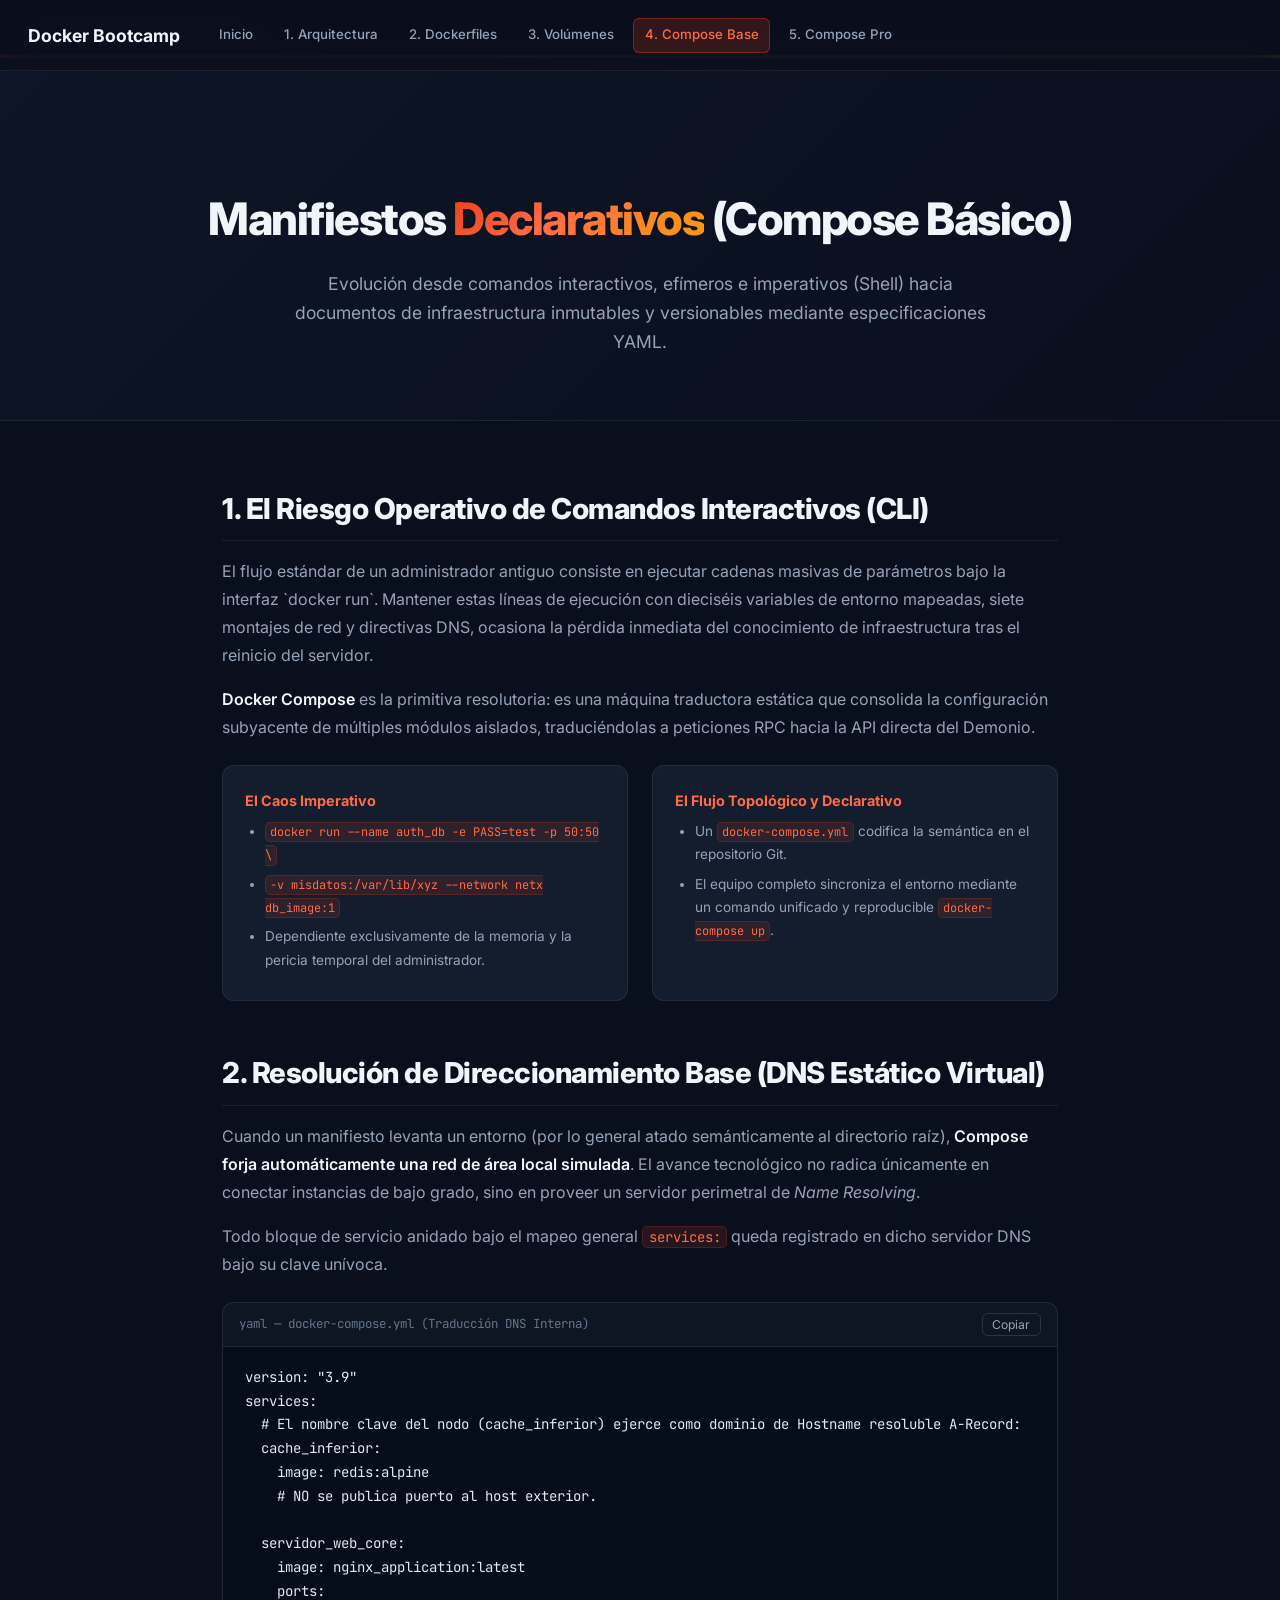
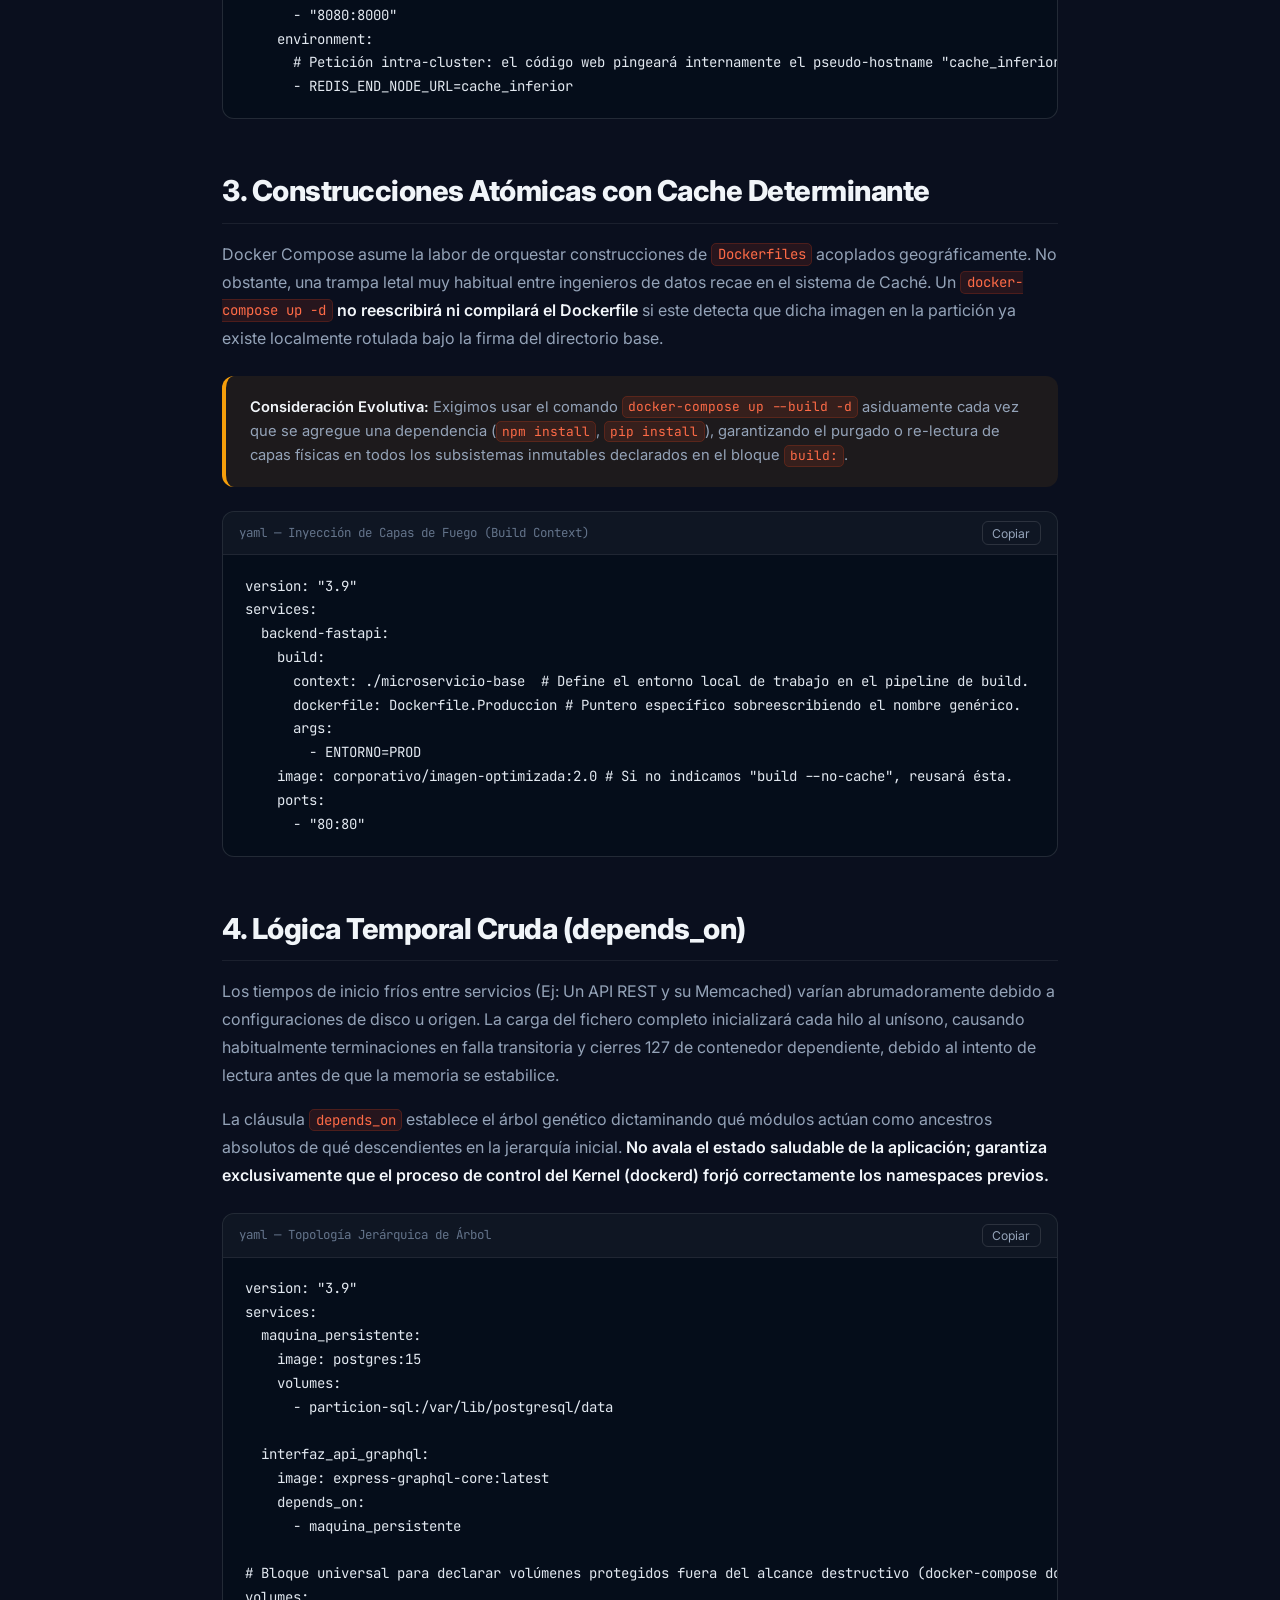
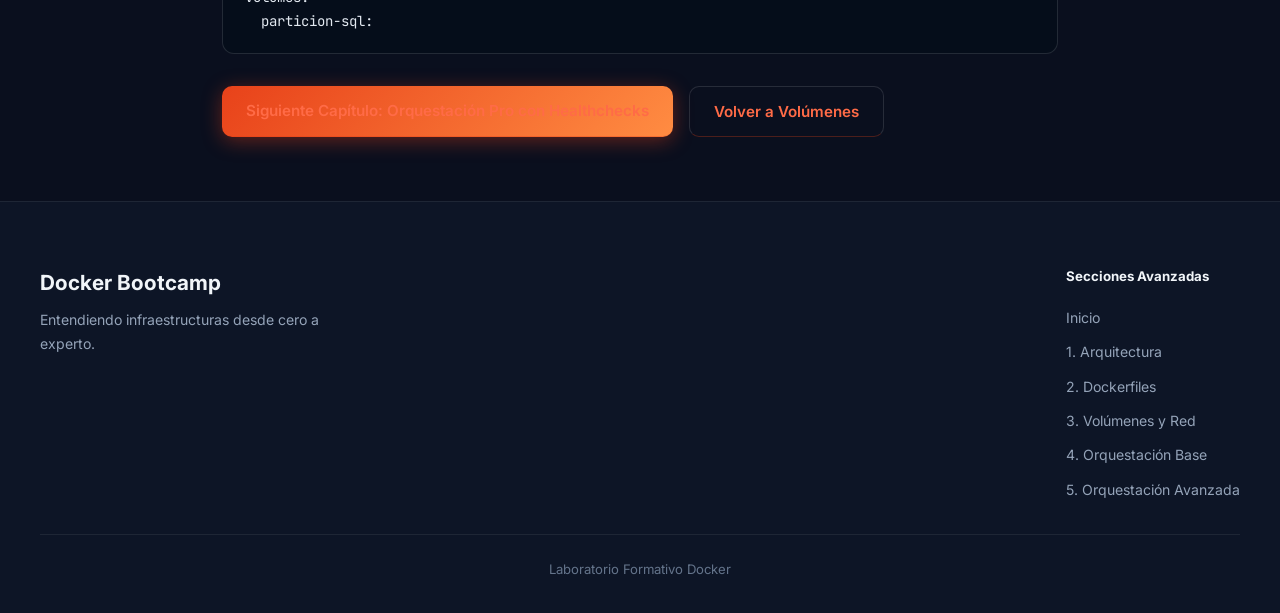
<file: Curso26_27/BDA/Unidad1 Sistemas/Docker/Apuntes1/nivel_4_compose_basico.html>
<!DOCTYPE html>
<html lang="es">

<head>
    <meta charset="UTF-8">
    <meta name="viewport" content="width=device-width, initial-scale=1.0">
    <title>Nivel 4: Declaración Topológica — Docker Bootcamp</title>
    <link rel="preconnect" href="https://fonts.googleapis.com">
    <link href="https://fonts.googleapis.com/css2?family=Inter:wght@300;400;500;600;700;800;900&family=JetBrains+Mono:wght@400;500;700&display=swap" rel="stylesheet">
    <link rel="stylesheet" href="styles.css">
</head>

<body>

    <nav class="navbar" id="navbar">
        <div class="nav-inner">
            <div class="nav-brand"><span class="brand-text">Docker Bootcamp</span></div>
            <ul class="nav-links">
                <li><a href="index.html">Inicio</a></li>
                <li><a href="nivel_1_arquitectura.html">1. Arquitectura</a></li>
                <li><a href="nivel_2_dockerfiles.html">2. Dockerfiles</a></li>
                <li><a href="nivel_3_volumenes_redes.html">3. Volúmenes</a></li>
                <li><a href="nivel_4_compose_basico.html" class="active">4. Compose Base</a></li>
                <li><a href="nivel_5_compose_avanzado.html">5. Compose Pro</a></li>
            </ul>
            <button class="nav-mobile-btn" id="navToggle">MENU</button>
        </div>
    </nav>

    <div class="breadcrumb">
        <div class="breadcrumb-inner">
            <a href="index.html">Inicio</a><span class="breadcrumb-sep">›</span><span>Nivel 4: Docker Compose</span>
        </div>
    </div>

    <div class="page-hero">
        <h1>Manifiestos <span class="gradient-text">Declarativos</span> (Compose Básico)</h1>
        <p>Evolución desde comandos interactivos, efímeros e imperativos (Shell) hacia documentos de infraestructura inmutables y versionables mediante especificaciones YAML.</p>
    </div>

    <div class="content">

        <h2>1. El Riesgo Operativo de Comandos Interactivos (CLI)</h2>
        <p>El flujo estándar de un administrador antiguo consiste en ejecutar cadenas masivas de parámetros bajo la interfaz `docker run`. Mantener estas líneas de ejecución con dieciséis variables de entorno mapeadas, siete montajes de red y directivas DNS, ocasiona la pérdida inmediata del conocimiento de infraestructura tras el reinicio del servidor.</p>
        
        <p><strong>Docker Compose</strong> es la primitiva resolutoria: es una máquina traductora estática que consolida la configuración subyacente de múltiples módulos aislados, traduciéndolas a peticiones RPC hacia la API directa del Demonio.</p>

        <div class="two-col">
            <div class="mini-card">
                <h5>El Caos Imperativo</h5>
                <ul>
                    <li><code>docker run --name auth_db -e PASS=test -p 50:50 \ </code></li>
                    <li><code>-v misdatos:/var/lib/xyz --network netx db_image:1</code></li>
                    <li>Dependiente exclusivamente de la memoria y la pericia temporal del administrador.</li>
                </ul>
            </div>
            <div class="mini-card">
                <h5>El Flujo Topológico y Declarativo</h5>
                <ul>
                    <li>Un <code>docker-compose.yml</code> codifica la semántica en el repositorio Git.</li>
                    <li>El equipo completo sincroniza el entorno mediante un comando unificado y reproducible <code>docker-compose up</code>.</li>
                </ul>
            </div>
        </div>

        <h2>2. Resolución de Direccionamiento Base (DNS Estático Virtual)</h2>
        <p>Cuando un manifiesto levanta un entorno (por lo general atado semánticamente al directorio raíz), <strong>Compose forja automáticamente una red de área local simulada</strong>. El avance tecnológico no radica únicamente en conectar instancias de bajo grado, sino en proveer un servidor perimetral de <em>Name Resolving</em>.</p>
        
        <p>Todo bloque de servicio anidado bajo el mapeo general <code>services:</code> queda registrado en dicho servidor DNS bajo su clave unívoca.</p>

        <div class="code-block">
            <div class="code-header">
                <span class="code-lang">yaml — docker-compose.yml (Traducción DNS Interna)</span>
                <button class="copy-btn" onclick="copyCode(this)">Copiar</button>
            </div>
            <pre><code>version: "3.9"
services:
  # El nombre clave del nodo (cache_inferior) ejerce como dominio de Hostname resoluble A-Record:
  cache_inferior:
    image: redis:alpine
    # NO se publica puerto al host exterior.

  servidor_web_core:
    image: nginx_application:latest
    ports:
      - "8080:8000"
    environment:
      # Petición intra-cluster: el código web pingeará internamente el pseudo-hostname "cache_inferior"
      - REDIS_END_NODE_URL=cache_inferior 
</code></pre>
        </div>

        <h2>3. Construcciones Atómicas con Cache Determinante</h2>
        <p>Docker Compose asume la labor de orquestar construcciones de <code>Dockerfiles</code> acoplados geográficamente. No obstante, una trampa letal muy habitual entre ingenieros de datos recae en el sistema de Caché. Un <code>docker-compose up -d</code> <strong>no reescribirá ni compilará el Dockerfile</strong> si este detecta que dicha imagen en la partición ya existe localmente rotulada bajo la firma del directorio base. </p>

        <div class="info-box warning">
            <div class="info-box-text">
                <strong>Consideración Evolutiva:</strong> Exigimos usar el comando <code>docker-compose up --build -d</code> asiduamente cada vez que se agregue una dependencia (<code>npm install</code>, <code>pip install</code>), garantizando el purgado o re-lectura de capas físicas en todos los subsistemas inmutables declarados en el bloque <code>build:</code>.
            </div>
        </div>

        <div class="code-block">
            <div class="code-header">
                <span class="code-lang">yaml — Inyección de Capas de Fuego (Build Context)</span>
                <button class="copy-btn" onclick="copyCode(this)">Copiar</button>
            </div>
            <pre><code>version: "3.9"
services:
  backend-fastapi:
    build: 
      context: ./microservicio-base  # Define el entorno local de trabajo en el pipeline de build.
      dockerfile: Dockerfile.Produccion # Puntero específico sobreescribiendo el nombre genérico.
      args:
        - ENTORNO=PROD
    image: corporativo/imagen-optimizada:2.0 # Si no indicamos "build --no-cache", reusará ésta.
    ports:
      - "80:80"
</code></pre>
        </div>

        <h2>4. Lógica Temporal Cruda (depends_on)</h2>
        <p>Los tiempos de inicio fríos entre servicios (Ej: Un API REST y su Memcached) varían abrumadoramente debido a configuraciones de disco u origen. La carga del fichero completo inicializará cada hilo al unísono, causando habitualmente terminaciones en falla transitoria y cierres 127 de contenedor dependiente, debido al intento de lectura antes de que la memoria se estabilice.</p>

        <p>La cláusula <code>depends_on</code> establece el árbol genético dictaminando qué módulos actúan como ancestros absolutos de qué descendientes en la jerarquía inicial. <strong>No avala el estado saludable de la aplicación; garantiza exclusivamente que el proceso de control del Kernel (dockerd) forjó correctamente los namespaces previos.</strong></p>

        <div class="code-block">
            <div class="code-header">
                <span class="code-lang">yaml — Topología Jerárquica de Árbol</span>
                <button class="copy-btn" onclick="copyCode(this)">Copiar</button>
            </div>
            <pre><code>version: "3.9"
services:
  maquina_persistente:
    image: postgres:15
    volumes:
      - particion-sql:/var/lib/postgresql/data
  
  interfaz_api_graphql:
    image: express-graphql-core:latest
    depends_on:
      - maquina_persistente

# Bloque universal para declarar volúmenes protegidos fuera del alcance destructivo (docker-compose down)
volumes:
  particion-sql:
</code></pre>
        </div>

        <div style="display:flex; gap:1rem; flex-wrap:wrap; margin-top:2rem">
            <a href="nivel_5_compose_avanzado.html" class="btn btn-primary">Siguiente Capítulo: Orquestación Pro con Healthchecks</a>
            <a href="nivel_3_volumenes_redes.html" class="btn btn-outline">Volver a Volúmenes</a>
        </div>
    </div>

    <footer class="footer">
        <div class="footer-inner">
            <div class="footer-brand">
                <div class="brand-logo">Docker Bootcamp</div>
                <p>Entendiendo infraestructuras desde cero a experto.</p>
            </div>
            <div class="footer-links">
                <h5>Secciones Avanzadas</h5>
                <ul>
                    <li><a href="index.html">Inicio</a></li>
                    <li><a href="nivel_1_arquitectura.html">1. Arquitectura</a></li>
                    <li><a href="nivel_2_dockerfiles.html">2. Dockerfiles</a></li>
                    <li><a href="nivel_3_volumenes_redes.html">3. Volúmenes y Red</a></li>
                    <li><a href="nivel_4_compose_basico.html">4. Orquestación Base</a></li>
                    <li><a href="nivel_5_compose_avanzado.html">5. Orquestación Avanzada</a></li>
                </ul>
            </div>
        </div>
        <div class="footer-bottom">
            <p>Laboratorio Formativo Docker</p>
        </div>
    </footer>

    <script>
        const navbar = document.getElementById('navbar');
        window.addEventListener('scroll', () => { navbar.classList.toggle('scrolled', window.scrollY > 50); });
                document.addEventListener('DOMContentLoaded', () => {
            const navLinks = document.querySelector('.nav-links');
            if (navLinks) {
                navLinks.addEventListener('wheel', (e) => {
                    if (e.deltaY !== 0) {
                        e.preventDefault();
                        navLinks.scrollLeft += e.deltaY;
                    }
                }, { passive: false });
                const active = navLinks.querySelector('a.active');
                if (active) {
                    setTimeout(() => {
                        active.scrollIntoView({ behavior: 'smooth', block: 'nearest', inline: 'center' });
                    }, 100);
                }
            }
        });
        document.getElementById('navToggle').addEventListener('click', () => { document.querySelector('.nav-links').classList.toggle('open'); });
        function copyCode(btn) {
            const pre = btn.closest('.code-block').querySelector('pre');
            navigator.clipboard.writeText(pre.innerText).then(() => {
                btn.textContent = 'Copiado'; btn.classList.add('copied');
                setTimeout(() => { btn.textContent = 'Copiar'; btn.classList.remove('copied'); }, 2000);
            });
        }
    </script>
</body>

</html>
</file>
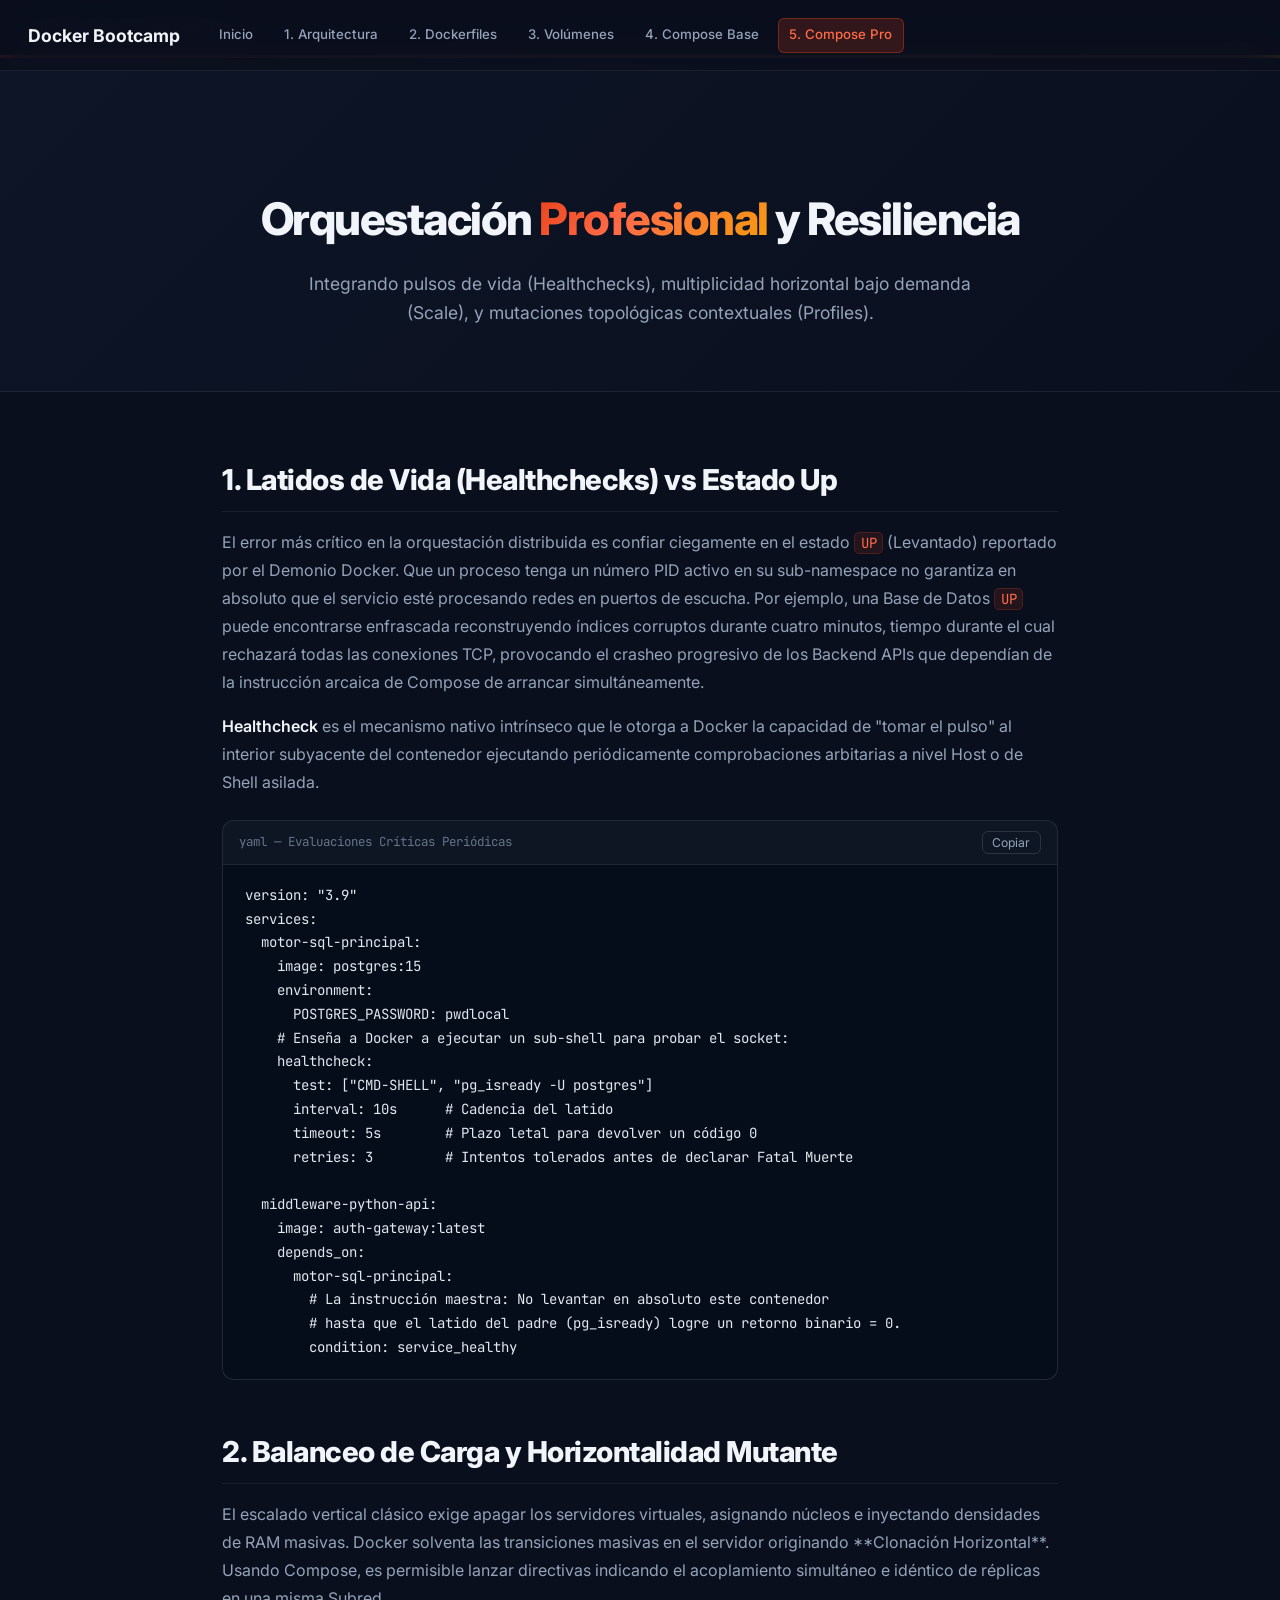
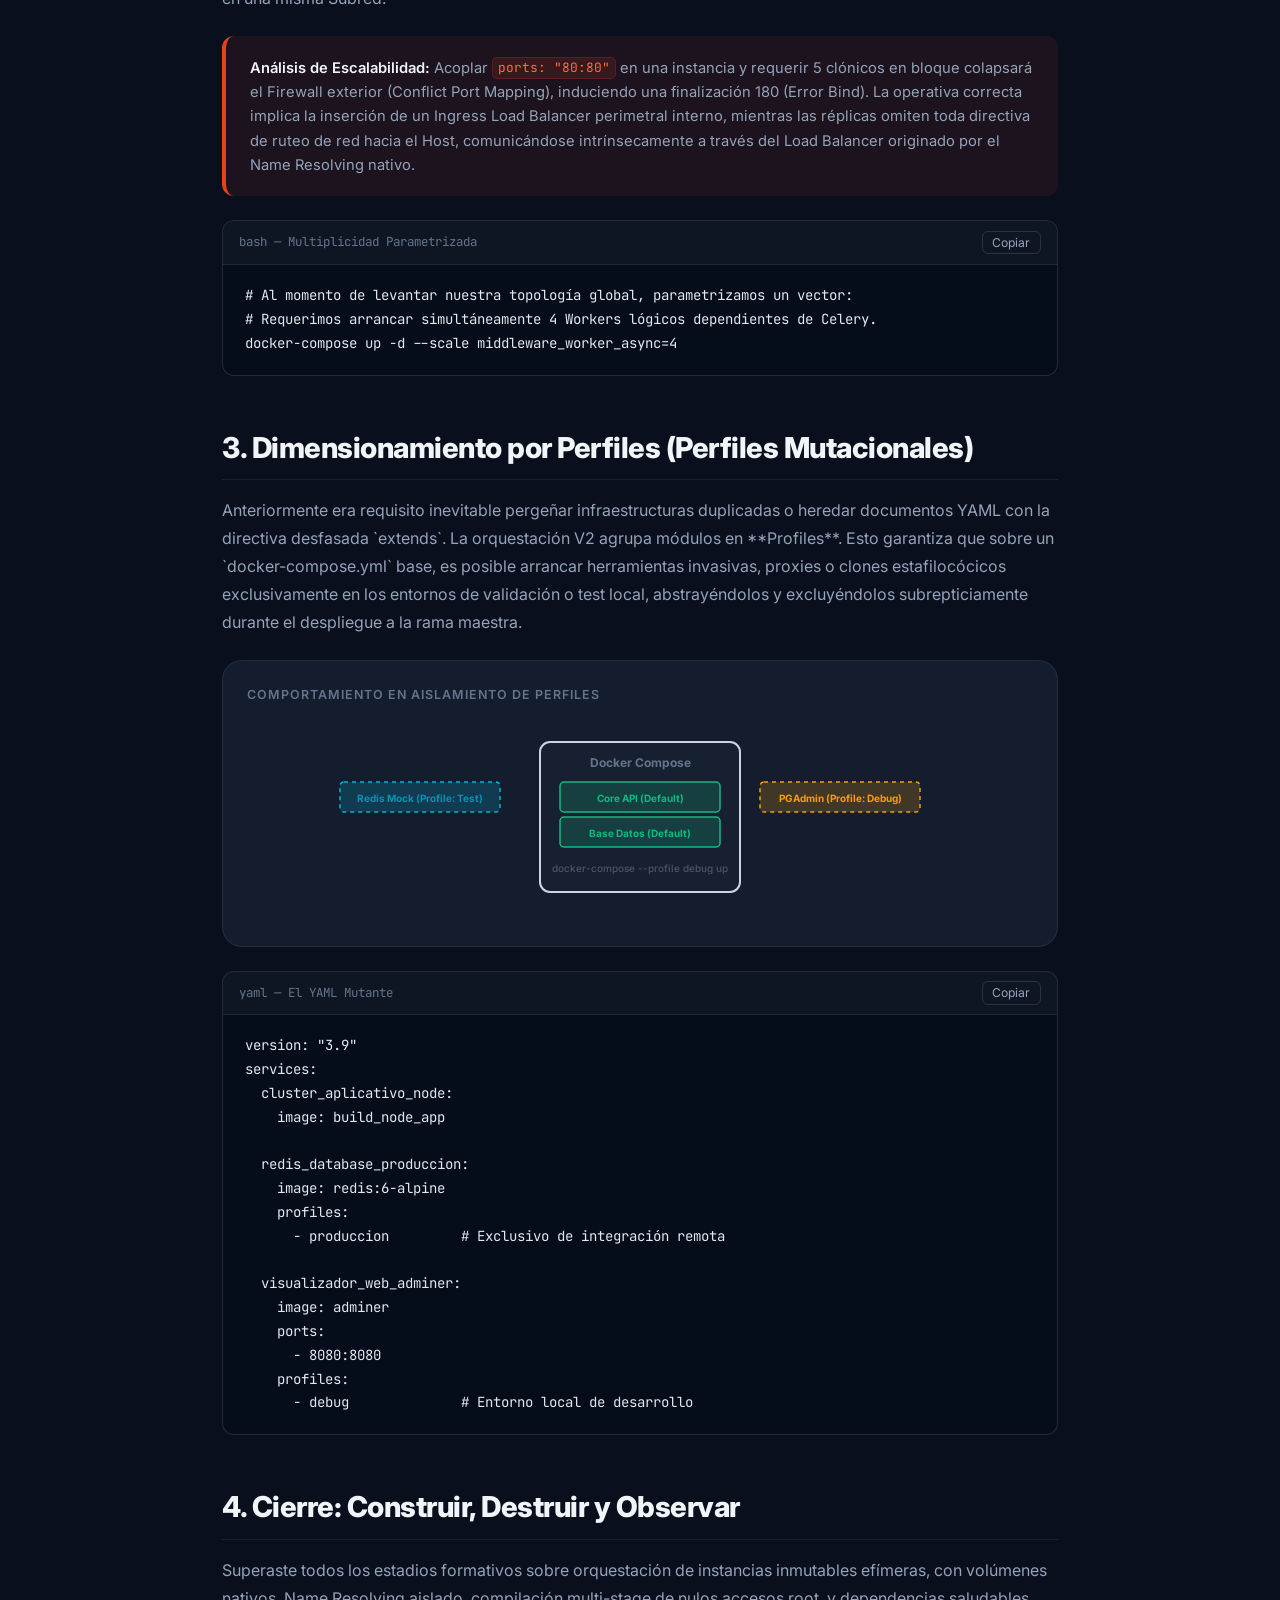
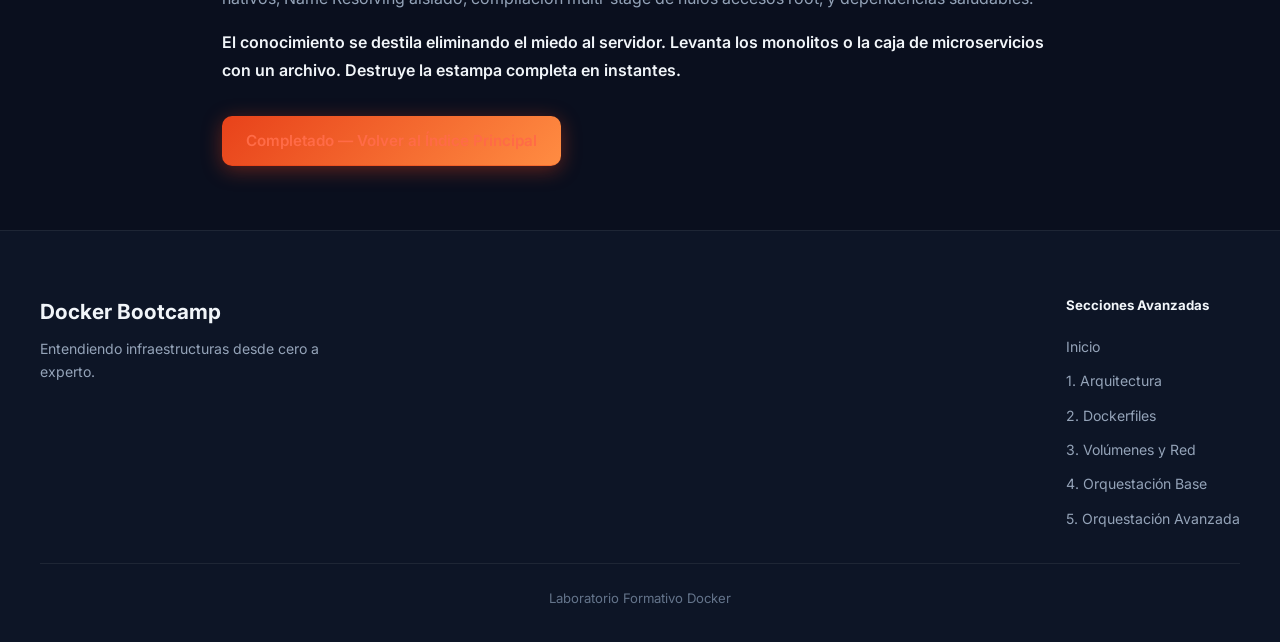
<file: Curso26_27/BDA/Unidad1 Sistemas/Docker/Apuntes1/nivel_5_compose_avanzado.html>
<!DOCTYPE html>
<html lang="es">

<head>
    <meta charset="UTF-8">
    <meta name="viewport" content="width=device-width, initial-scale=1.0">
    <title>Nivel 5: Orquestación Pro — Docker Bootcamp</title>
    <link rel="preconnect" href="https://fonts.googleapis.com">
    <link href="https://fonts.googleapis.com/css2?family=Inter:wght@300;400;500;600;700;800;900&family=JetBrains+Mono:wght@400;500;700&display=swap" rel="stylesheet">
    <link rel="stylesheet" href="styles.css">
</head>

<body>

    <nav class="navbar" id="navbar">
        <div class="nav-inner">
            <div class="nav-brand"><span class="brand-text">Docker Bootcamp</span></div>
            <ul class="nav-links">
                <li><a href="index.html">Inicio</a></li>
                <li><a href="nivel_1_arquitectura.html">1. Arquitectura</a></li>
                <li><a href="nivel_2_dockerfiles.html">2. Dockerfiles</a></li>
                <li><a href="nivel_3_volumenes_redes.html">3. Volúmenes</a></li>
                <li><a href="nivel_4_compose_basico.html">4. Compose Base</a></li>
                <li><a href="nivel_5_compose_avanzado.html" class="active">5. Compose Pro</a></li>
            </ul>
            <button class="nav-mobile-btn" id="navToggle">MENU</button>
        </div>
    </nav>

    <div class="breadcrumb">
        <div class="breadcrumb-inner">
            <a href="index.html">Inicio</a><span class="breadcrumb-sep">›</span><span>Nivel 5: Compose Pro</span>
        </div>
    </div>

    <div class="page-hero">
        <h1>Orquestación <span class="gradient-text">Profesional</span> y Resiliencia</h1>
        <p>Integrando pulsos de vida (Healthchecks), multiplicidad horizontal bajo demanda (Scale), y mutaciones topológicas contextuales (Profiles).</p>
    </div>

    <div class="content">

        <h2>1. Latidos de Vida (Healthchecks) vs Estado Up</h2>
        <p>El error más crítico en la orquestación distribuida es confiar ciegamente en el estado <code>UP</code> (Levantado) reportado por el Demonio Docker. Que un proceso tenga un número PID activo en su sub-namespace no garantiza en absoluto que el servicio esté procesando redes en puertos de escucha. Por ejemplo, una Base de Datos <code>UP</code> puede encontrarse enfrascada reconstruyendo índices corruptos durante cuatro minutos, tiempo durante el cual rechazará todas las conexiones TCP, provocando el crasheo progresivo de los Backend APIs que dependían de la instrucción arcaica de Compose de arrancar simultáneamente.</p>

        <p><strong>Healthcheck</strong> es el mecanismo nativo intrínseco que le otorga a Docker la capacidad de "tomar el pulso" al interior subyacente del contenedor ejecutando periódicamente comprobaciones arbitarias a nivel Host o de Shell asilada.</p>

        <div class="code-block">
            <div class="code-header">
                <span class="code-lang">yaml — Evaluaciones Críticas Periódicas</span>
                <button class="copy-btn" onclick="copyCode(this)">Copiar</button>
            </div>
            <pre><code>version: "3.9"
services:
  motor-sql-principal:
    image: postgres:15
    environment:
      POSTGRES_PASSWORD: pwdlocal
    # Enseña a Docker a ejecutar un sub-shell para probar el socket:
    healthcheck:
      test: ["CMD-SHELL", "pg_isready -U postgres"]
      interval: 10s      # Cadencia del latido
      timeout: 5s        # Plazo letal para devolver un código 0
      retries: 3         # Intentos tolerados antes de declarar Fatal Muerte
  
  middleware-python-api:
    image: auth-gateway:latest
    depends_on:
      motor-sql-principal:
        # La instrucción maestra: No levantar en absoluto este contenedor
        # hasta que el latido del padre (pg_isready) logre un retorno binario = 0.
        condition: service_healthy
</code></pre>
        </div>

        <h2>2. Balanceo de Carga y Horizontalidad Mutante</h2>
        <p>El escalado vertical clásico exige apagar los servidores virtuales, asignando núcleos e inyectando densidades de RAM masivas. Docker solventa las transiciones masivas en el servidor originando **Clonación Horizontal**. Usando Compose, es permisible lanzar directivas indicando el acoplamiento simultáneo e idéntico de réplicas en una misma Subred.</p>

        <div class="info-box flink">
            <div class="info-box-text">
                <strong>Análisis de Escalabilidad:</strong> Acoplar <code>ports: "80:80"</code> en una instancia y requerir 5 clónicos en bloque colapsará el Firewall exterior (Conflict Port Mapping), induciendo una finalización 180 (Error Bind). La operativa correcta implica la inserción de un Ingress Load Balancer perimetral interno, mientras las réplicas omiten toda directiva de ruteo de red hacia el Host, comunicándose intrínsecamente a través del Load Balancer originado por el Name Resolving nativo.
            </div>
        </div>

        <div class="code-block">
            <div class="code-header">
                <span class="code-lang">bash — Multiplicidad Parametrizada</span>
                <button class="copy-btn" onclick="copyCode(this)">Copiar</button>
            </div>
            <pre><code># Al momento de levantar nuestra topología global, parametrizamos un vector:
# Requerimos arrancar simultáneamente 4 Workers lógicos dependientes de Celery.
docker-compose up -d --scale middleware_worker_async=4
</code></pre>
        </div>

        <h2>3. Dimensionamiento por Perfiles (Perfiles Mutacionales)</h2>
        <p>Anteriormente era requisito inevitable pergeñar infraestructuras duplicadas o heredar documentos YAML con la directiva desfasada `extends`. La orquestación V2 agrupa módulos en **Profiles**. Esto garantiza que sobre un `docker-compose.yml` base, es posible arrancar herramientas invasivas, proxies o clones estafilocócicos exclusivamente en los entornos de validación o test local, abstrayéndolos y excluyéndolos subrepticiamente durante el despliegue a la rama maestra.</p>

        <div class="diagram-demo">
            <span class="diagram-demo-label">Comportamiento en Aislamiento de Perfiles</span>
            <svg viewBox="0 0 700 200" style="height:200px">
                <!-- Base Compose Environment Area -->
                <rect x="250" y="20" width="200" height="150" rx="10" fill="rgba(51,65,85,0.1)" stroke="#cbd5e1" stroke-width="2" />
                <text x="350" y="45" text-anchor="middle" fill="#64748b" font-size="12" font-weight="700" font-family="Inter">Docker Compose</text>

                <!-- Default Services -->
                <rect x="270" y="60" width="160" height="30" rx="4" fill="rgba(16,185,129,0.2)" stroke="#10b981" stroke-width="1.5" />
                <text x="350" y="80" text-anchor="middle" fill="#10b981" font-size="10" font-weight="700" font-family="Inter">Core API (Default)</text>

                <rect x="270" y="95" width="160" height="30" rx="4" fill="rgba(16,185,129,0.2)" stroke="#10b981" stroke-width="1.5" />
                <text x="350" y="115" text-anchor="middle" fill="#10b981" font-size="10" font-weight="700" font-family="Inter">Base Datos (Default)</text>

                <!-- Debug Profile Services -->
                <rect x="470" y="60" width="160" height="30" rx="4" fill="rgba(245,158,11,0.2)" stroke="#f59e0b" stroke-width="1.5" stroke-dasharray="4,4" />
                <text x="550" y="80" text-anchor="middle" fill="#f59e0b" font-size="10" font-weight="700" font-family="Inter">PGAdmin (Profile: Debug)</text>

                <!-- Local Profile Services -->
                <rect x="50" y="60" width="160" height="30" rx="4" fill="rgba(6,182,212,0.2)" stroke="#06b6d4" stroke-width="1.5" stroke-dasharray="4,4" />
                <text x="130" y="80" text-anchor="middle" fill="#0891b2" font-size="10" font-weight="700" font-family="Inter">Redis Mock (Profile: Test)</text>
                
                <text x="350" y="150" text-anchor="middle" fill="#4b5563" font-size="10" font-weight="500" font-family="Inter">docker-compose --profile debug up</text>
            </svg>
        </div>

        <div class="code-block">
            <div class="code-header">
                <span class="code-lang">yaml — El YAML Mutante</span>
                <button class="copy-btn" onclick="copyCode(this)">Copiar</button>
            </div>
            <pre><code>version: "3.9"
services:
  cluster_aplicativo_node:
    image: build_node_app
    
  redis_database_produccion:
    image: redis:6-alpine
    profiles:
      - produccion         # Exclusivo de integración remota

  visualizador_web_adminer:
    image: adminer
    ports:
      - 8080:8080
    profiles:
      - debug              # Entorno local de desarrollo
</code></pre>
        </div>

        <h2>4. Cierre: Construir, Destruir y Observar</h2>
        <p>Superaste todos los estadios formativos sobre orquestación de instancias inmutables efímeras, con volúmenes nativos, Name Resolving aislado, compilación multi-stage de nulos accesos root, y dependencias saludables.</p>
        <p><strong>El conocimiento se destila eliminando el miedo al servidor. Levanta los monolitos o la caja de microservicios con un archivo. Destruye la estampa completa en instantes.</strong></p>

        <div style="display:flex; gap:1rem; flex-wrap:wrap; margin-top:2rem">
            <a href="index.html" class="btn btn-primary">Completado — Volver al Índice Principal</a>
        </div>
    </div>

    <footer class="footer">
        <div class="footer-inner">
            <div class="footer-brand">
                <div class="brand-logo">Docker Bootcamp</div>
                <p>Entendiendo infraestructuras desde cero a experto.</p>
            </div>
            <div class="footer-links">
                <h5>Secciones Avanzadas</h5>
                <ul>
                    <li><a href="index.html">Inicio</a></li>
                    <li><a href="nivel_1_arquitectura.html">1. Arquitectura</a></li>
                    <li><a href="nivel_2_dockerfiles.html">2. Dockerfiles</a></li>
                    <li><a href="nivel_3_volumenes_redes.html">3. Volúmenes y Red</a></li>
                    <li><a href="nivel_4_compose_basico.html">4. Orquestación Base</a></li>
                    <li><a href="nivel_5_compose_avanzado.html">5. Orquestación Avanzada</a></li>
                </ul>
            </div>
        </div>
        <div class="footer-bottom">
            <p>Laboratorio Formativo Docker</p>
        </div>
    </footer>

    <script>
        const navbar = document.getElementById('navbar');
        window.addEventListener('scroll', () => { navbar.classList.toggle('scrolled', window.scrollY > 50); });
                document.addEventListener('DOMContentLoaded', () => {
            const navLinks = document.querySelector('.nav-links');
            if (navLinks) {
                navLinks.addEventListener('wheel', (e) => {
                    if (e.deltaY !== 0) {
                        e.preventDefault();
                        navLinks.scrollLeft += e.deltaY;
                    }
                }, { passive: false });
                const active = navLinks.querySelector('a.active');
                if (active) {
                    setTimeout(() => {
                        active.scrollIntoView({ behavior: 'smooth', block: 'nearest', inline: 'center' });
                    }, 100);
                }
            }
        });
        document.getElementById('navToggle').addEventListener('click', () => { document.querySelector('.nav-links').classList.toggle('open'); });
        function copyCode(btn) {
            const pre = btn.closest('.code-block').querySelector('pre');
            navigator.clipboard.writeText(pre.innerText).then(() => {
                btn.textContent = 'Copiado'; btn.classList.add('copied');
                setTimeout(() => { btn.textContent = 'Copiar'; btn.classList.remove('copied'); }, 2000);
            });
        }
    </script>
</body>

</html>
</file>
<file: Curso26_27/BDA/Unidad1 Sistemas/Docker/Apuntes1/styles.css>
/* ===========================
   Apache Flink Bootcamp — Master Styles
   =========================== */

:root {
  --bg: #0a0f1e;
  --bg2: #0d1526;
  --bg3: #111827;
  --surface: #141d2e;
  --surface2: #1a2540;
  --border: rgba(255,255,255,0.07);
  --border2: rgba(255,255,255,0.12);
  --primary: #e8421a;
  --primary-light: #ff6b47;
  --secondary: #10b981;
  --accent: #f59e0b;
  --danger: #ef4444;
  --cyan: #06b6d4;
  --flink: #e8421a;
  --flink-dark: #b33215;
  --flink-orange: #ff8c42;
  --text: #f1f5f9;
  --text2: #94a3b8;
  --text3: #64748b;
  --radius: 12px;
  --radius-lg: 20px;
  --shadow: 0 4px 30px rgba(0,0,0,0.4);
  --shadow-flink: 0 0 40px rgba(232,66,26,0.2);
}

*, *::before, *::after { box-sizing: border-box; margin: 0; padding: 0; }
html { scroll-behavior: smooth; }

body {
  font-family: 'Inter', system-ui, sans-serif;
  background: var(--bg);
  color: var(--text);
  line-height: 1.65;
  overflow-x: hidden;
}

a { text-decoration: none; color: inherit; }

/* ===== NAVBAR ===== */
.navbar {
  position: fixed;
  top: 0; left: 0; right: 0;
  z-index: 1000;
  background: rgba(10,15,30,0.85);
  backdrop-filter: blur(20px);
  border-bottom: 1px solid var(--border);
  transition: background 0.3s;
}
.navbar.scrolled { background: rgba(10,15,30,0.97); }
.nav-inner {
  display: flex;
  align-items: center;
  justify-content: space-between;
  gap: 1.25rem;
  max-width: 1320px;
  margin: 0 auto;
  padding: 0.75rem 1.75rem;
}
.nav-brand {
  display: flex;
  align-items: center;
  gap: 0.5rem;
  font-weight: 700;
  font-size: 1.1rem;
  color: var(--text);
  flex-shrink: 0;
}
.brand-icon { font-size: 1.4rem; }
.nav-links {
  display: flex;
  list-style: none;
  gap: 0.5rem;
  align-items: center;
  flex: 1 1 auto;
  min-width: 0;
  overflow-x: auto;
  overflow-y: hidden;
  white-space: nowrap;
  scroll-behavior: smooth;
  -webkit-overflow-scrolling: touch;
  padding: 0.35rem 0.5rem;
  scrollbar-width: thin;
  scrollbar-color: rgba(232,66,26,0.35) transparent;
}
.nav-links::-webkit-scrollbar {
  height: 3px;
}
.nav-links::-webkit-scrollbar-track {
  background: transparent;
}
.nav-links::-webkit-scrollbar-thumb {
  background: rgba(255, 255, 255, 0.15);
  border-radius: 6px;
}
.nav-links:hover::-webkit-scrollbar-thumb {
  background: var(--primary-light);
}
.nav-links a {
  padding: 0.35rem 0.65rem;
  border-radius: 6px;
  font-size: 0.83rem;
  font-weight: 500;
  color: var(--text2);
  transition: all 0.2s;
  white-space: nowrap;
  flex-shrink: 0;
  border: 1px solid transparent;
  display: inline-block;
}
.nav-links a:hover, .nav-links a.active {
  background: rgba(232,66,26,0.18);
  color: var(--primary-light);
  border-color: rgba(232,66,26,0.4);
}
.nav-mobile-btn {
  display: none;
}

/* ===== HERO ===== */
.hero {
  min-height: 100vh;
  display: flex;
  align-items: center;
  justify-content: center;
  position: relative;
  overflow: hidden;
  padding: 7rem 2rem 5rem;
  gap: 4rem;
}
.hero-bg-grid {
  position: absolute; inset: 0;
  background-image:
    linear-gradient(var(--border) 1px, transparent 1px),
    linear-gradient(90deg, var(--border) 1px, transparent 1px);
  background-size: 40px 40px;
  opacity: 0.5;
}
.hero-bg-grid::after {
  content: '';
  position: absolute; inset: 0;
  background: radial-gradient(ellipse 60% 80% at 30% 40%, rgba(232,66,26,0.10) 0%, transparent 70%);
}
.hero-content {
  position: relative;
  z-index: 1;
  max-width: 680px;
}
.hero-badge {
  display: inline-flex;
  align-items: center;
  gap: 0.5rem;
  background: rgba(232,66,26,0.12);
  border: 1px solid rgba(232,66,26,0.3);
  border-radius: 100px;
  padding: 0.35rem 1rem;
  font-size: 0.82rem;
  font-weight: 500;
  color: var(--primary-light);
  margin-bottom: 1.5rem;
}
.badge-dot {
  width: 7px; height: 7px;
  background: var(--secondary);
  border-radius: 50%;
  animation: pulse2 2s infinite;
}
@keyframes pulse2 {
  0%,100% { opacity: 1; transform: scale(1); }
  50% { opacity: 0.6; transform: scale(1.4); }
}
.hero-title {
  font-size: clamp(3rem, 8vw, 5.5rem);
  font-weight: 900;
  line-height: 1.05;
  margin-bottom: 0.5rem;
  letter-spacing: -2px;
}
.gradient-text {
  background: linear-gradient(135deg, #e8421a 0%, #ff6b47 40%, #f59e0b 100%);
  -webkit-background-clip: text;
  -webkit-text-fill-color: transparent;
  background-clip: text;
}
.gradient-flink {
  background: linear-gradient(135deg, #e8421a 0%, #ff8c42 50%, #f59e0b 100%);
  -webkit-background-clip: text;
  -webkit-text-fill-color: transparent;
  background-clip: text;
}
.hero-subtitle {
  font-size: 1.4rem;
  font-weight: 600;
  color: var(--text2);
  margin-bottom: 1.2rem;
}
.hero-desc {
  font-size: 1.05rem;
  color: var(--text2);
  line-height: 1.75;
  margin-bottom: 2rem;
}
.hero-actions {
  display: flex;
  gap: 1rem;
  flex-wrap: wrap;
  margin-bottom: 2.5rem;
}
.btn {
  display: inline-flex;
  align-items: center;
  gap: 0.4rem;
  padding: 0.75rem 1.5rem;
  border-radius: 10px;
  font-size: 0.95rem;
  font-weight: 600;
  transition: all 0.2s;
  cursor: pointer;
  border: none;
}
.btn-primary { background: linear-gradient(135deg, #e8421a, #ff8c42); color: #fff; box-shadow: 0 4px 20px rgba(232,66,26,0.4); }
.btn-primary:hover { transform: translateY(-2px); box-shadow: 0 8px 30px rgba(232,66,26,0.5); }
.btn-flink { background: linear-gradient(135deg, #f59e0b, #d97706); color: #fff; box-shadow: 0 4px 20px rgba(245,158,11,0.4); }
.btn-flink:hover { transform: translateY(-2px); box-shadow: 0 8px 30px rgba(245,158,11,0.5); }
.btn-outline { background: transparent; border: 1px solid var(--border2); color: var(--text2); }
.btn-outline:hover { border-color: var(--primary); color: var(--primary-light); }

.hero-stats {
  display: flex;
  align-items: center;
  gap: 1.5rem;
  flex-wrap: wrap;
}
.stat { font-size: 0.88rem; color: var(--text2); }
.stat-num { font-weight: 800; font-size: 1.1rem; color: var(--text); margin-right: 0.25rem; }
.stat-sep { width: 1px; height: 18px; background: var(--border2); }

/* Hero visual - Flink SVG */
.hero-visual {
  position: relative;
  z-index: 1;
  flex-shrink: 0;
}
.flink-container {
  width: 320px;
  height: 320px;
  position: relative;
}
.flink-container svg { width: 100%; height: 100%; }

/* ===== SECTIONS ===== */
.section { padding: 6rem 2rem; }
.section-dark { background: var(--bg2); }
.section-alt { background: var(--bg3); }
.container { max-width: 1200px; margin: 0 auto; }
.section-header { text-align: center; margin-bottom: 3.5rem; }
.section-header h2 { font-size: 2.4rem; font-weight: 800; letter-spacing: -1px; margin-bottom: 0.75rem; }
.section-header p { font-size: 1.05rem; color: var(--text2); max-width: 600px; margin: 0 auto; }
.section-header.light h2 { color: #fff; }
.section-header.light p { color: #94a3b8; }

/* ===== CARDS ===== */
.cards-grid {
  display: grid;
  grid-template-columns: repeat(auto-fill, minmax(300px, 1fr));
  gap: 1.5rem;
}
.card {
  background: var(--surface);
  border: 1px solid var(--border);
  border-radius: var(--radius-lg);
  padding: 1.8rem;
  transition: all 0.3s;
  position: relative;
  overflow: hidden;
}
.card::before {
  content: '';
  position: absolute;
  top: 0; left: 0; right: 0;
  height: 1px;
  background: linear-gradient(90deg, transparent, rgba(232,66,26,0.5), transparent);
  opacity: 0;
  transition: opacity 0.3s;
}
.card:hover { border-color: rgba(232,66,26,0.3); transform: translateY(-4px); box-shadow: var(--shadow-flink); }
.card:hover::before { opacity: 1; }
.card-icon { font-size: 2.5rem; margin-bottom: 1rem; display: block; }
.card h3 { font-size: 1.1rem; font-weight: 700; margin-bottom: 0.6rem; }
.card p { font-size: 0.93rem; color: var(--text2); line-height: 1.65; margin-bottom: 1rem; }
.card p strong { color: var(--primary-light); font-weight: 600; }
.card-link { color: var(--primary-light); font-size: 0.88rem; font-weight: 600; transition: color 0.2s; }
.card-link:hover { color: var(--flink-orange); }

/* ===== NAV CARDS ===== */
.nav-cards {
  display: grid;
  grid-template-columns: repeat(auto-fill, minmax(260px,1fr));
  gap: 1.5rem;
}
.nav-card {
  background: var(--surface);
  border: 1px solid var(--border);
  border-radius: var(--radius-lg);
  overflow: hidden;
  transition: all 0.3s;
  display: flex;
  flex-direction: column;
  cursor: pointer;
}
.nav-card:hover { transform: translateY(-5px); border-color: rgba(255,255,255,0.15); box-shadow: 0 20px 50px rgba(0,0,0,0.4); }
.nav-card-top {
  padding: 2rem;
  display: flex;
  align-items: center;
  justify-content: center;
}
.nav-card-icon { font-size: 3rem; }
.nav-card-body { padding: 1.5rem; flex: 1; }
.nav-card-body h3 { font-size: 1.05rem; font-weight: 700; margin-bottom: 0.6rem; }
.nav-card-body p { font-size: 0.88rem; color: var(--text2); line-height: 1.65; margin-bottom: 1rem; }
.nav-tag {
  display: inline-block;
  background: rgba(255,255,255,0.06);
  border: 1px solid var(--border2);
  border-radius: 6px;
  padding: 0.2rem 0.6rem;
  font-size: 0.76rem;
  color: var(--text3);
  margin-right: 0.4rem;
  margin-bottom: 0.3rem;
}

/* ===== PAGE HEADER ===== */
.page-hero {
  background: linear-gradient(135deg, var(--bg2) 0%, var(--bg) 100%);
  padding: 8rem 2rem 4rem;
  text-align: center;
  border-bottom: 1px solid var(--border);
  position: relative;
  overflow: hidden;
}
.page-hero::before {
  content: '';
  position: absolute;
  top: 0; left: 0; right: 0;
  height: 3px;
  background: linear-gradient(90deg, #e8421a, #ff8c42, #f59e0b);
}
.page-hero-icon { font-size: 3.5rem; margin-bottom: 1rem; display: block; }
.page-hero h1 { font-size: 2.8rem; font-weight: 800; letter-spacing: -1.5px; margin-bottom: 0.75rem; }
.page-hero p { font-size: 1.1rem; color: var(--text2); max-width: 700px; margin: 0 auto; }

/* ===== CONTENT ===== */
.content { max-width: 900px; margin: 0 auto; padding: 4rem 2rem; }
.content h2 { font-size: 1.8rem; font-weight: 800; letter-spacing: -0.5px; margin: 3rem 0 1rem; padding-bottom: 0.5rem; border-bottom: 1px solid var(--border); color: var(--text); }
.content h2:first-child { margin-top: 0; }
.content h3 { font-size: 1.25rem; font-weight: 700; margin: 2rem 0 0.75rem; color: var(--text); }
.content h4 { font-size: 1rem; font-weight: 700; margin: 1.5rem 0 0.5rem; color: var(--primary-light); }
.content p { color: var(--text2); margin-bottom: 1rem; line-height: 1.75; }
.content ul, .content ol { padding-left: 1.5rem; color: var(--text2); margin-bottom: 1rem; }
.content li { margin-bottom: 0.4rem; line-height: 1.7; }
.content li strong { color: var(--text); }
.content strong { color: var(--text); font-weight: 600; }
.content a { color: var(--primary-light); border-bottom: 1px solid rgba(232,66,26,0.3); transition: all 0.2s; }
.content a:hover { border-color: var(--primary-light); }

/* ===== INFO BOXES ===== */
.info-box {
  border-radius: var(--radius);
  padding: 1.2rem 1.5rem;
  margin: 1.5rem 0;
  border-left: 4px solid;
  display: flex;
  gap: 0.8rem;
  align-items: flex-start;
}
.info-box.info { background: rgba(6,182,212,0.08); border-color: var(--cyan); }
.info-box.warning { background: rgba(245,158,11,0.08); border-color: var(--accent); }
.info-box.tip { background: rgba(16,185,129,0.08); border-color: var(--secondary); }
.info-box.danger { background: rgba(239,68,68,0.08); border-color: var(--danger); }
.info-box.flink { background: rgba(232,66,26,0.08); border-color: var(--flink); }
.info-box-icon { font-size: 1.2rem; flex-shrink: 0; margin-top: 0.1rem; }
.info-box-text { font-size: 0.92rem; color: var(--text2); line-height: 1.65; }
.info-box-text strong { color: var(--text); }

/* ===== CODE BLOCKS ===== */
.code-block {
  background: #050d1a;
  border: 1px solid var(--border2);
  border-radius: var(--radius);
  overflow: hidden;
  margin: 1.5rem 0;
}
.code-header {
  display: flex;
  align-items: center;
  justify-content: space-between;
  padding: 0.6rem 1rem;
  background: rgba(255,255,255,0.04);
  border-bottom: 1px solid var(--border);
}
.code-lang { font-size: 0.78rem; color: var(--text3); font-family: 'JetBrains Mono', monospace; }
.copy-btn {
  background: none;
  border: 1px solid var(--border2);
  border-radius: 6px;
  color: var(--text2);
  font-size: 0.76rem;
  padding: 0.2rem 0.6rem;
  cursor: pointer;
  transition: all 0.2s;
  font-family: inherit;
}
.copy-btn:hover { background: rgba(255,255,255,0.08); color: var(--text); }
.copy-btn.copied { color: var(--secondary); border-color: rgba(16,185,129,0.4); }

pre {
  padding: 1.2rem 1.4rem;
  overflow-x: auto;
  font-family: 'JetBrains Mono', monospace;
  font-size: 0.875rem;
  line-height: 1.7;
  color: #e2e8f0;
}
pre code { color: inherit; }
pre .kw { color: #c084fc; }
pre .str { color: #4ade80; }
pre .cmt { color: #4b5563; }
pre .fn { color: #67e8f9; }
pre .num { color: #fb923c; }
pre .prop { color: #fbbf24; }
pre .type { color: #ff8c42; }

/* ===== INLINE CODE ===== */
code {
  font-family: 'JetBrains Mono', monospace;
  font-size: 0.875em;
  background: rgba(232,66,26,0.12);
  border: 1px solid rgba(232,66,26,0.2);
  border-radius: 5px;
  padding: 0.1em 0.4em;
  color: var(--primary-light);
}
pre code { background: none; border: none; padding: 0; font-size: inherit; color: inherit; }

/* ===== TABLES ===== */
.table-wrapper { overflow-x: auto; border-radius: var(--radius); border: 1px solid var(--border); margin: 1.5rem 0; }
table { width: 100%; border-collapse: collapse; font-size: 0.88rem; }
thead { background: var(--surface2); }
th { padding: 0.9rem 1.2rem; text-align: left; font-weight: 600; color: var(--text2); border-bottom: 1px solid var(--border2); white-space: nowrap; }
td { padding: 0.85rem 1.2rem; border-bottom: 1px solid var(--border); color: var(--text2); vertical-align: top; }
tbody tr:last-child td { border-bottom: none; }
tbody tr:hover td { background: rgba(255,255,255,0.025); }
td code { font-size: 0.8rem; }
td strong { color: var(--text); font-weight: 600; }

/* ===== TWO COL ===== */
.two-col { display: grid; grid-template-columns: 1fr 1fr; gap: 1.5rem; margin: 1.5rem 0; }
.mini-card {
  background: var(--surface);
  border: 1px solid var(--border);
  border-radius: var(--radius);
  padding: 1.4rem;
}
.mini-card h5 { font-size: 0.9rem; font-weight: 700; margin-bottom: 0.5rem; color: var(--primary-light); }
.mini-card p { font-size: 0.85rem; color: var(--text2); margin: 0; }
.mini-card ul { font-size: 0.85rem; color: var(--text2); padding-left: 1.2rem; margin: 0; }

/* ===== DIAGRAM VISUAL ===== */
.diagram-demo {
  background: var(--surface);
  border: 1px solid var(--border);
  border-radius: var(--radius-lg);
  padding: 1.5rem;
  margin: 1.5rem 0;
  display: flex;
  flex-direction: column;
  gap: 1rem;
}
.diagram-demo-label {
  font-size: 0.78rem;
  font-weight: 600;
  color: var(--text3);
  text-transform: uppercase;
  letter-spacing: 0.08em;
}
.diagram-demo svg { width: 100%; display: block; }

/* ===== CONCEPT CARDS ===== */
.concept-grid { display: grid; grid-template-columns: repeat(auto-fill, minmax(280px, 1fr)); gap: 1.5rem; margin: 2rem 0; }
.concept-card {
  background: var(--surface);
  border: 1px solid var(--border);
  border-radius: var(--radius-lg);
  padding: 1.8rem;
  transition: all 0.3s;
  border-top: 3px solid;
}
.concept-card:hover { transform: translateY(-3px); box-shadow: 0 10px 30px rgba(0,0,0,0.3); }
.concept-card.orange { border-top-color: #e8421a; }
.concept-card.amber { border-top-color: #f59e0b; }
.concept-card.green { border-top-color: #10b981; }
.concept-card.cyan { border-top-color: #06b6d4; }
.concept-card.purple { border-top-color: #8b5cf6; }
.concept-card.rose { border-top-color: #f43f5e; }
.concept-icon { font-size: 2.2rem; margin-bottom: 0.75rem; display: block; }
.concept-card h3 { font-size: 1rem; font-weight: 700; margin-bottom: 0.5rem; }
.concept-card p { font-size: 0.87rem; color: var(--text2); line-height: 1.65; margin: 0; }

/* ===== PIPELINE VISUAL ===== */
.pipeline {
  display: flex;
  align-items: center;
  gap: 0;
  margin: 1.5rem 0;
  overflow-x: auto;
  padding: 0.5rem 0;
}
.pipeline-step {
  background: var(--surface);
  border: 1px solid var(--border);
  border-radius: var(--radius);
  padding: 1rem 1.2rem;
  text-align: center;
  flex-shrink: 0;
  min-width: 120px;
  transition: all 0.2s;
}
.pipeline-step:hover { border-color: var(--primary); }
.pipeline-step .ps-icon { font-size: 1.6rem; display: block; margin-bottom: 0.4rem; }
.pipeline-step .ps-label { font-size: 0.78rem; font-weight: 700; color: var(--text); display: block; }
.pipeline-step .ps-sub { font-size: 0.7rem; color: var(--text3); display: block; margin-top: 0.2rem; }
.pipeline-arrow {
  color: var(--primary);
  font-size: 1.2rem;
  flex-shrink: 0;
  padding: 0 0.3rem;
}

/* ===== BADGES ===== */
.badge {
  display: inline-block;
  font-size: 0.75rem;
  padding: 0.25rem 0.7rem;
  border-radius: 100px;
  font-weight: 600;
  margin-right: 0.4rem;
  margin-bottom: 0.3rem;
}
.badge-orange { background: rgba(232,66,26,.15); color: #ff6b47; }
.badge-amber { background: rgba(245,158,11,.15); color: #fbbf24; }
.badge-green { background: rgba(16,185,129,.15); color: #4ade80; }
.badge-red { background: rgba(239,68,68,.15); color: #f87171; }
.badge-cyan { background: rgba(6,182,212,.15); color: #22d3ee; }
.badge-purple { background: rgba(139,92,246,.15); color: #a78bfa; }

/* ===== SECTION TITLE ===== */
.sect-title { font-size: 1.6rem; font-weight: 800; letter-spacing: -0.5px; margin: 0 0 0.5rem; padding-bottom: 0.75rem; border-bottom: 1px solid var(--border); }
.sect-sub { font-size: 0.96rem; color: var(--text2); margin-bottom: 2rem; }

/* ===== BREADCRUMB ===== */
.breadcrumb { padding: 1rem 2rem; background: rgba(0,0,0,0.2); border-bottom: 1px solid var(--border); }
.breadcrumb-inner { max-width: 1200px; margin: 0 auto; font-size: 0.82rem; color: var(--text3); }
.breadcrumb-inner a { color: var(--text2); transition: color 0.2s; }
.breadcrumb-inner a:hover { color: var(--primary-light); }
.breadcrumb-sep { margin: 0 0.5rem; }

/* ===== STEPS ===== */
.steps { display: flex; flex-direction: column; gap: 1.5rem; margin: 1.5rem 0; }
.step { display: flex; gap: 1.2rem; align-items: flex-start; }
.step-num { width: 32px; height: 32px; border-radius: 50%; background: rgba(232,66,26,0.2); border: 2px solid rgba(232,66,26,0.5); color: var(--primary-light); font-size: 0.85rem; font-weight: 700; display: flex; align-items: center; justify-content: center; flex-shrink: 0; margin-top: 2px; }
.step-body h5 { font-size: 0.95rem; font-weight: 700; margin-bottom: 0.3rem; }
.step-body p { font-size: 0.88rem; color: var(--text2); margin: 0; }

/* ===== FORMULA BOX ===== */
.formula-box {
  background: rgba(0,0,0,0.3);
  border: 1px solid var(--border2);
  border-radius: 8px;
  padding: 1rem 1.2rem;
  font-family: 'JetBrains Mono', monospace;
  font-size: 0.88rem;
  color: var(--accent);
  margin: 0.75rem 0;
  overflow-x: auto;
}

/* ===== FOOTER ===== */
.footer {
  background: var(--bg2);
  border-top: 1px solid var(--border);
  padding: 4rem 2rem 2rem;
}
.footer-inner {
  max-width: 1200px;
  margin: 0 auto;
  display: flex;
  justify-content: space-between;
  align-items: flex-start;
  flex-wrap: wrap;
  gap: 2rem;
  margin-bottom: 2rem;
}
.footer-brand p { font-size: 0.88rem; color: var(--text2); line-height: 1.65; margin-top: 0.5rem; max-width: 300px; }
.brand-logo { font-size: 1.3rem; font-weight: 700; }
.footer-links h5 { font-weight: 700; margin-bottom: 1rem; color: var(--text); }
.footer-links ul { list-style: none; display: flex; flex-direction: column; gap: 0.5rem; }
.footer-links a { font-size: 0.88rem; color: var(--text2); transition: color 0.2s; }
.footer-links a:hover { color: var(--primary-light); }
.footer-bottom { border-top: 1px solid var(--border); padding-top: 1.5rem; text-align: center; color: var(--text3); font-size: 0.82rem; max-width: 1200px; margin: 0 auto; }

/* ===== REVEAL ANIMATIONS ===== */
.reveal {
  opacity: 1;
  transform: translateY(0);
  transition: opacity 0.5s ease, transform 0.5s ease;
}
.reveal.animate-in {
  animation: revealIn 0.5s ease forwards;
}
@keyframes revealIn {
  from { opacity: 0; transform: translateY(20px); }
  to   { opacity: 1; transform: translateY(0); }
}

/* ===== EDGE ANIMATION ===== */
@keyframes edgePulse {
  0%, 100% { stroke-opacity: 0.2; }
  50% { stroke-opacity: 0.8; }
}
.edge-anim { animation: edgePulse 3s infinite; }

/* ===== RESPONSIVE ===== */
@media (max-width: 960px) {
  .hero { flex-direction: column; text-align: center; }
  .hero-actions { justify-content: center; }
  .hero-stats { justify-content: center; }
  .hero-visual { order: -1; }
  .nav-inner {
    flex-wrap: wrap;
    padding: 0.65rem 1.2rem;
    gap: 0.5rem;
  }
  .nav-mobile-btn { display: none; }
  .nav-links {
    order: 3;
    width: 100%;
    overflow-x: auto;
    padding: 0.35rem 0.2rem 0.45rem;
    gap: 0.55rem;
    border-top: 1px solid rgba(255, 255, 255, 0.08);
  }
  .nav-links a {
    font-size: 0.78rem;
    padding: 0.3rem 0.55rem;
    background: rgba(255, 255, 255, 0.03);
    border: 1px solid var(--border);
  }
  .two-col { grid-template-columns: 1fr; }
  .page-hero h1 { font-size: 2rem; }
  .pipeline { flex-wrap: wrap; justify-content: center; }
}
@media (max-width: 600px) {
  .nav-inner { padding: 0.9rem 1rem; }
  .hero { padding: 6rem 1.5rem 4rem; }
  .section { padding: 4rem 1.5rem; }
  .content { padding: 3rem 1.5rem; }
}

/* ===== SIDEBAR INDEX ===== */
.sidebar-index {
  background: var(--surface);
  border: 1px solid var(--border);
  border-radius: var(--radius-lg);
  padding: 1.5rem;
}
.sidebar-index h4 {
  margin-top: 0;
  margin-bottom: 1rem;
  font-size: 1.1rem;
  color: var(--text);
}
.sidebar-index ul {
  list-style: none;
  padding: 0;
  margin: 0;
  display: flex;
  flex-direction: column;
  gap: 0.75rem;
}
.sidebar-index a {
  text-decoration: none;
  color: var(--text2);
  font-size: 0.95rem;
  transition: color 0.2s;
  border-bottom: none;
}
.sidebar-index a:hover {
  color: var(--primary-light);
  border-bottom: none;
}
</file>
